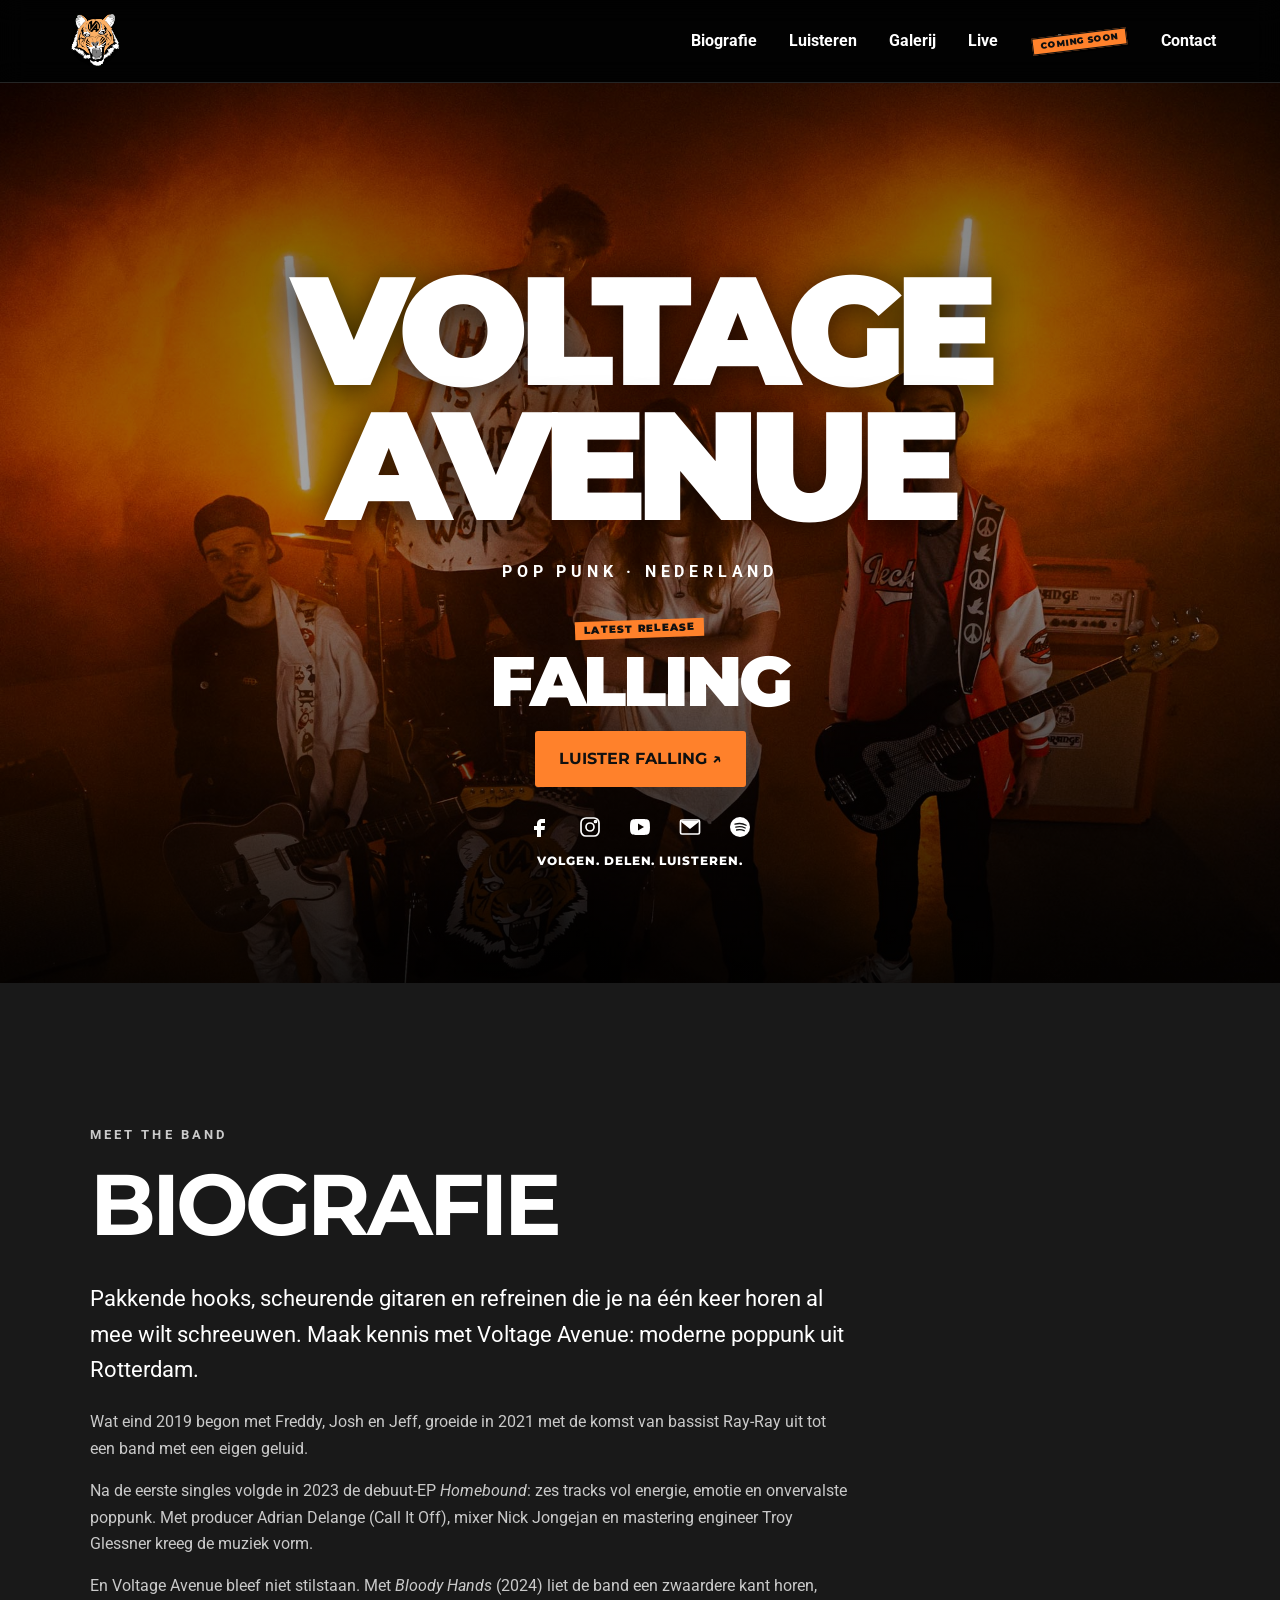
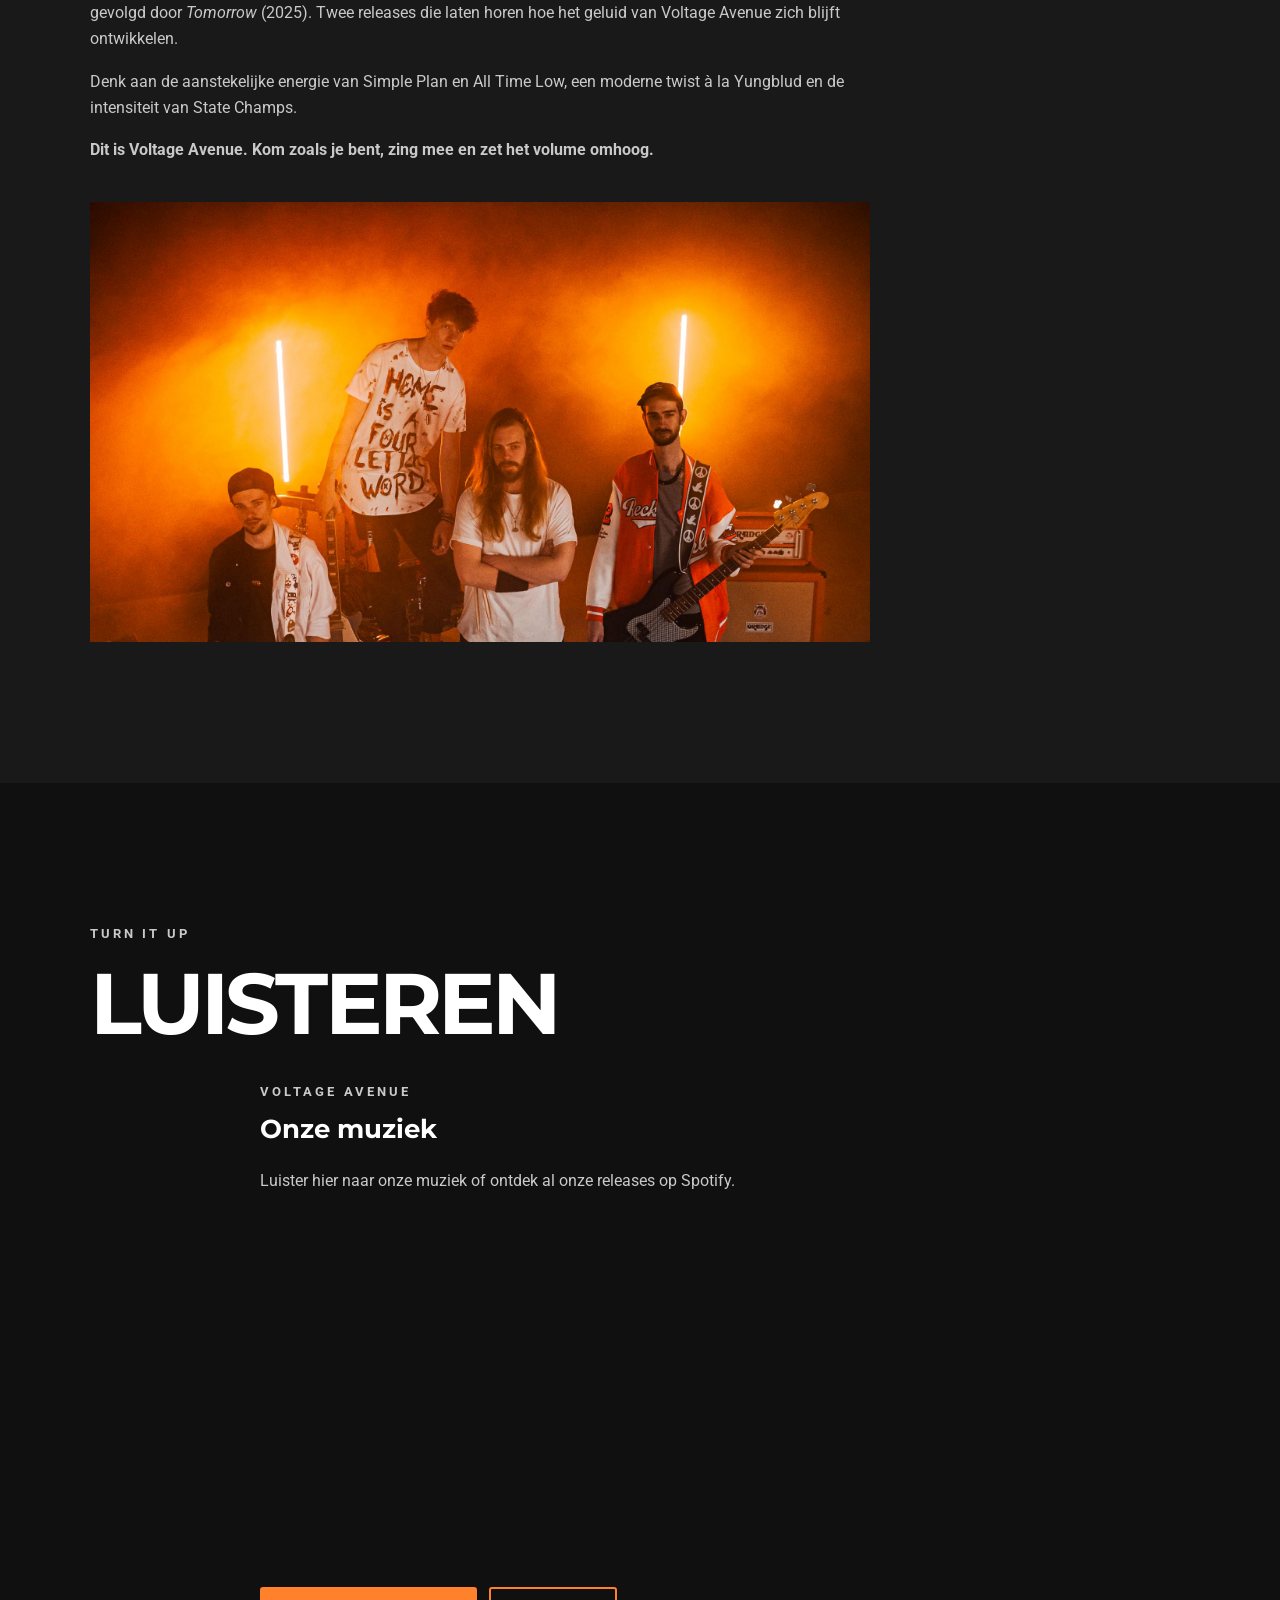
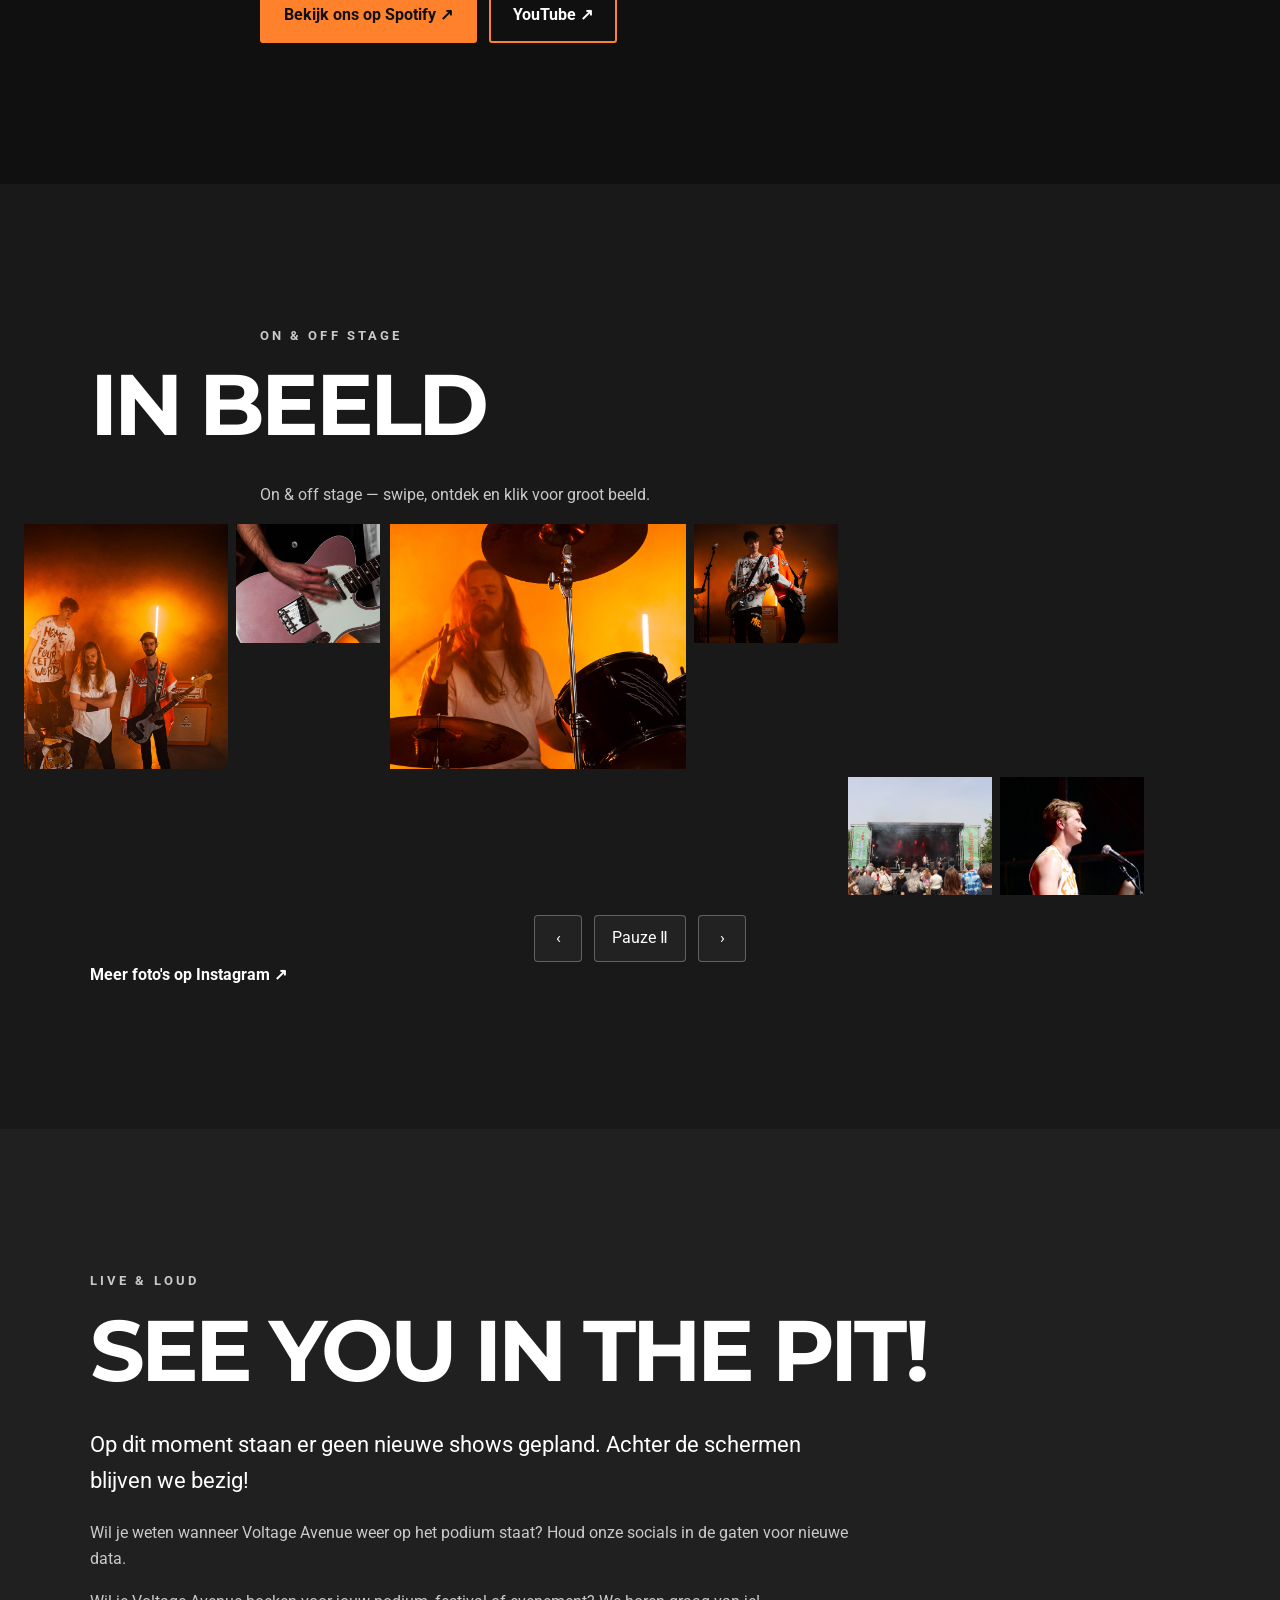
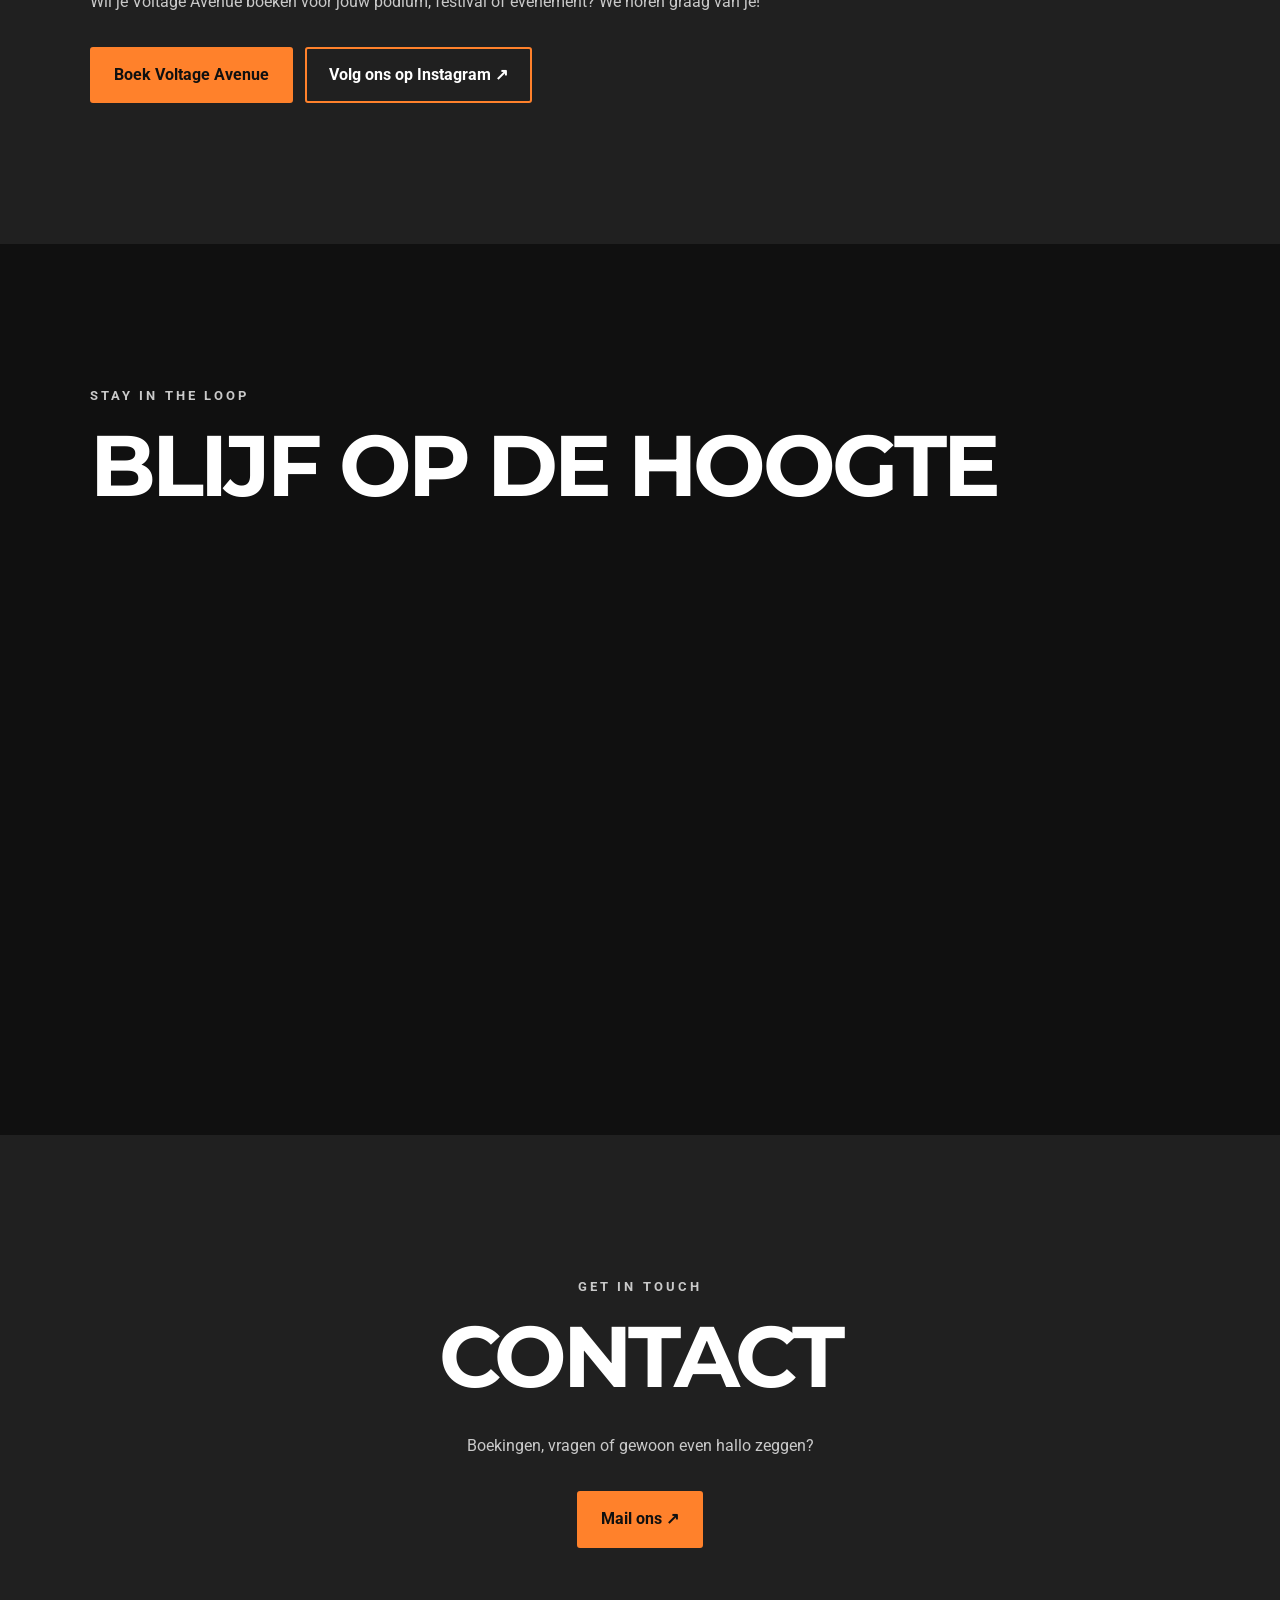
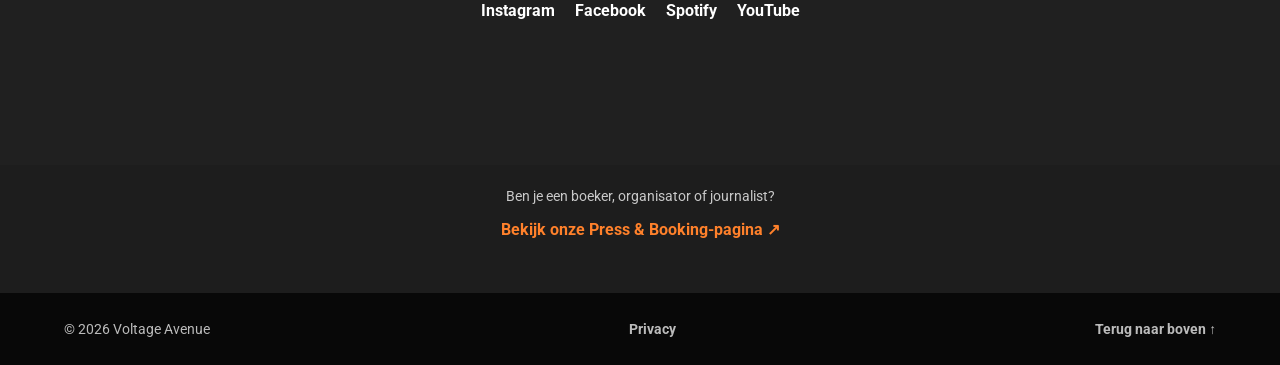
<file: index.html>
<!doctype html>
<html lang="nl">

<head>
    <meta charset="utf-8">
    <meta name="viewport" content="width=device-width, initial-scale=1">
    <meta name="description" content="Voltage Avenue — poppunk uit Nederland. Muziek, foto's, live en contact.">
    <title>Voltage Avenue | Pop Punk</title>
    <link rel="icon" type="" image/png" href="assets/images/va+tiger+logo+transparant.png">
    <link rel="stylesheet" href="style.css">
    <script src="script.js?v=20261018-reminder" defer></script>
    <link rel="stylesheet" href="va-gallery.css">
    <script src="va-gallery.js" defer></script>
<!-- Cloudflare Web Analytics -->
<script>
(function () {
    // Load analytics only on the production website, never on local or preview pages.
    if ((location.protocol !== "https:" && location.protocol !== "http:") ||
        (location.hostname !== "voltageavenue.online" && location.hostname !== "www.voltageavenue.online")) {
        return;
    }
    var beacon = document.createElement("script");
    beacon.defer = true;
    beacon.src = "https://static.cloudflareinsights.com/beacon.min.js";
    beacon.setAttribute("data-cf-beacon", '{"token":"316303818ef94f029bd0752fa2da763d"}');
    document.head.appendChild(beacon);
})();
</script>
<!-- End Cloudflare Web Analytics -->
</head>

<body>
    <header class="header" id="top">
        <a class="brand" href="#top" aria-label="Voltage Avenue — naar boven">
            <img src="assets/images/va+tiger+logo+transparant.png" alt="Voltage Avenue tijgerlogo"></a>
        <button class="menu-toggle" type="button" aria-expanded="false" aria-controls="navigation">☰
            <span class="sr-only">Menu</span>
        </button>
        <nav id="navigation" class="navigation" aria-label="Hoofdnavigatie">
            <a href="#bio">Biografie</a>
            <a href="#luisteren">Luisteren</a>
            <a href="#galerij">Galerij</a>
            <a href="#live">Live</a>
            <span class="navigation-coming-soon" aria-label="Merch — coming soon">
                <span class="navigation-coming-soon-label">Merch</span>
                <span class="navigation-coming-soon-sticker" aria-hidden="true">Coming soon</span>
            </span>
            <a href="#contact">Contact</a>
        </nav>
    </header>
    <main>
        <section class="hero" aria-labelledby="hero-title">
            <div class="hero-content">
                <h1 id="hero-title">VOLTAGE<br>AVENUE</h1>
                <p class="tagline">POP PUNK · NEDERLAND</p>
                <div class="release-campaign" id="falling-release" data-release-date="2026-11-20T00:00:00+01:00"
                    data-post-release-date="2026-12-04T00:00:00+01:00">

                    <!-- VOOR DE RELEASE -->
                    <div class="release-phase release-phase-presave">
                        <p class="release-kicker">NEW SINGLE</p>
                        <h2 class="release-title">FALLING</h2>
                        <p class="release-status">DROPS IN</p>

                        <div class="countdown-clock" aria-label="Countdown tot Falling">
                            <div class="countdown-part">
                                <strong data-countdown-days>00</strong>
                                <span>Days</span>
                            </div>

                            <div class="countdown-part">
                                <strong data-countdown-hours>00</strong>
                                <span>Hours</span>
                            </div>

                            <div class="countdown-part">
                                <strong data-countdown-minutes>00</strong>
                                <span>Min</span>
                            </div>

                            <div class="countdown-part">
                                <strong data-countdown-seconds>00</strong>
                                <span>Sec</span>
                            </div>
                        </div>

                        <a class="button release-button" data-reminder-link href="https://41eef1c3.sibforms.com/serve/[base64]%3D%3D" target="_blank"
                            rel="noopener noreferrer">
                            REMIND ME ↗
                        </a>
                    </div>

                    <!-- 20 NOVEMBER T/M 3 DECEMBER -->
                    <div class="release-phase release-phase-out-now" hidden>
                        <p class="release-kicker">NEW SINGLE</p>
                        <h2 class="release-title">FALLING</h2>
                        <p class="release-status">OUT NOW!</p>

                        <a class="button release-button" data-spotify-link href="#" target="_blank"
                            rel="noopener noreferrer">
                            LUISTER FALLING ↗
                        </a>
                    </div>

                    <!-- VANAF 4 DECEMBER -->
                    <div class="release-phase release-phase-latest" hidden>
                        <p class="release-kicker">LATEST RELEASE</p>
                        <h2 class="release-title">FALLING</h2>

                        <a class="button release-button" data-latest-link href="#" target="_blank"
                            rel="noopener noreferrer">
                            LUISTER FALLING ↗
                        </a>
                    </div>

                </div>

                <div class="hero-socials" aria-label="Volg en luister naar Voltage Avenue">
                    <a href="https://facebook.com/voltageAvenueBand" target="_blank" rel="noopener noreferrer"
                        aria-label="Voltage Avenue op Facebook">
                        <svg viewBox="0 0 24 24" aria-hidden="true">
                            <path d="M14 8h3V4h-3c-3 0-5 2-5 5v2H6v4h3v7h4v-7h3.5l.5-4h-4V9c0-.7.3-1 1-1Z" />
                        </svg>
                    </a>
                    <a href="https://www.instagram.com/voltageavenue/" target="_blank" rel="noopener noreferrer"
                        aria-label="Voltage Avenue op Instagram">
                        <svg viewBox="0 0 24 24" aria-hidden="true">
                            <rect x="3" y="3" width="18" height="18" rx="5" />
                            <circle cx="12" cy="12" r="4" />
                            <circle cx="17.5" cy="6.5" r="1" />
                        </svg>
                    </a>
                    <a href="https://www.youtube.com/channel/UC44RV1jbdH9jCILC4yBT9ZA" target="_blank"
                        rel="noopener noreferrer" aria-label="Voltage Avenue op YouTube">
                        <svg viewBox="0 0 24 24" aria-hidden="true">
                            <path
                                d="M21.4 6.4a2.7 2.7 0 0 0-1.9-1.9C17.8 4 12 4 12 4s-5.8 0-7.5.5a2.7 2.7 0 0 0-1.9 1.9C2 8.1 2 12 2 12s0 3.9.6 5.6a2.7 2.7 0 0 0 1.9 1.9C6.2 20 12 20 12 20s5.8 0 7.5-.5a2.7 2.7 0 0 0 1.9-1.9C22 15.9 22 12 22 12s0-3.9-.6-5.6ZM10 15.5v-7l6 3.5-6 3.5Z" />
                        </svg>
                    </a>
                    <a href="mailto:info@voltageavenue.nl" aria-label="Mail Voltage Avenue">
                        <svg viewBox="0 0 24 24" aria-hidden="true">
                            <rect x="2.5" y="5" width="19" height="14" rx="1.5" />
                            <path d="m3.5 6 8.5 7 8.5-7" />
                        </svg>
                    </a>
                    <a href="https://open.spotify.com/artist/5LbERo4SHiSSfuX3TbL9Qq" target="_blank"
                        rel="noopener noreferrer" aria-label="Voltage Avenue op Spotify">
                        <svg viewBox="0 0 24 24" aria-hidden="true">
                            <circle cx="12" cy="12" r="10" />
                            <path
                                d="M7 9.2c3.8-1.1 8-.7 11.1 1M7.8 12.2c3.1-.8 6.7-.5 9.4.8M8.6 15c2.5-.6 5.3-.4 7.6.7" />
                        </svg>
                    </a>
                </div>
                <p class="hero-socials-caption">Volgen. Delen. Luisteren.</p>
            </div>
        </section>


        <section class="section" id="bio">
            <div class="section-inner">
                <p class="eyebrow">Meet the band</p>
                <h2>Biografie</h2>

                <p class="intro">
                    Pakkende hooks, scheurende gitaren en refreinen die je na
                    één keer horen al mee wilt schreeuwen. Maak kennis met
                    Voltage Avenue: moderne poppunk uit Rotterdam.
                </p>

                <p>
                    Wat eind 2019 begon met Freddy, Josh en Jeff, groeide in
                    2021 met de komst van bassist Ray-Ray uit tot een band
                    met een eigen geluid.
                </p>

                <p>
                    Na de eerste singles volgde in 2023 de debuut-EP
                    <em>Homebound</em>: zes tracks vol energie, emotie en
                    onvervalste poppunk. Met producer Adrian Delange
                    (Call It Off), mixer Nick Jongejan en mastering engineer
                    Troy Glessner kreeg de muziek vorm.
                </p>

                <p>
                    En Voltage Avenue bleef niet stilstaan. Met
                    <em>Bloody Hands</em> (2024) liet de band een zwaardere
                    kant horen, gevolgd door <em>Tomorrow</em> (2025).
                    Twee releases die laten horen hoe het geluid van
                    Voltage Avenue zich blijft ontwikkelen.
                </p>

                <p>
                    Denk aan de aanstekelijke energie van Simple Plan en
                    All Time Low, een moderne twist à la Yungblud en de
                    intensiteit van State Champs.
                </p>

                <p>
                    <strong>
                        Dit is Voltage Avenue. Kom zoals je bent, zing mee
                        en zet het volume omhoog.
                    </strong>
                </p>
            </div>
        </section>


        <section class="section section-dark" id="luisteren">
            <div class="section-inner">
                <p class="eyebrow">Turn it up</p>
                <h2>Luisteren</h2>

                <div class="feature">

                    <div>
                        <p class="eyebrow">Voltage Avenue</p>
                        <h3>Onze muziek</h3>

                        <p>
                            Luister hier naar onze muziek of ontdek
                            al onze releases op Spotify.
                        </p>

                        <iframe class="spotify-embed" src="https://open.spotify.com/embed/album/6Caslhp1jcGqryavqM1dGZ"
                            title="Voltage Avenue op Spotify" width="100%" height="352" frameborder="0"
                            allow="autoplay; clipboard-write; encrypted-media; fullscreen; picture-in-picture"
                            loading="lazy">
                        </iframe>

                        <div class="actions">
                            <a class="button" href="https://open.spotify.com/artist/5LbERo4SHiSSfuX3TbL9Qq"
                                target="_blank" rel="noopener noreferrer">
                                Bekijk ons op Spotify ↗
                            </a>

                            <a class="button button-outline"
                                href="https://www.youtube.com/channel/UC44RV1jbdH9jCILC4yBT9ZA" target="_blank"
                                rel="noopener noreferrer">
                                YouTube ↗
                            </a>
                        </div>
                    </div>
                </div>
            </div>
        </section>

        <section class="section" id="galerij">
            <div class="section-inner">
                <p class="eyebrow">On & off stage</p>
                <h2>Galerij</h2>
                <p>Een kijkje behind & on stage</p>
                <div class="gallery">
                    <img src="assets/images/DSC06090-5799h.jpeg" alt="Voltage Avenue bandfoto" loading="lazy">
                    <img src="assets/images/Promo+foto+optie+2-1920w.png" alt="Voltage Avenue promotiefoto"
                        loading="lazy">
                </div>
                <a class="text-link" href="https://www.instagram.com/voltageavenue/" target="_blank"
                    rel="noopener noreferrer">Meer foto's op Instagram ↗</a>
            </div>
        </section>


        <section class="section" id="live">
            <div class="section-inner">
                <p class="eyebrow">Live & loud</p>
                <h2>SEE YOU IN THE PIT!</h2>

                <p class="intro">
                    Op dit moment staan er geen nieuwe shows gepland.
                    Achter de schermen blijven we bezig!
                </p>

                <p>
                    Wil je weten wanneer Voltage Avenue weer op het podium staat?
                    Houd onze socials in de gaten voor nieuwe data.
                </p>

                <p>
                    Wil je Voltage Avenue boeken voor jouw podium, festival
                    of evenement? We horen graag van je!
                </p>

                <div class="actions">
                    <a class="button" href="mailto:info@voltageavenue.nl">
                        Boek Voltage Avenue
                    </a>

                    <a class="button button-outline" href="https://www.instagram.com/voltageavenue/" target="_blank"
                        rel="noopener noreferrer">
                        Volg ons op Instagram ↗
                    </a>
                </div>
            </div>
        </section>


        <section class="section section-dark" id="nieuwsbrief">
            <div class="section-inner">
                <p class="eyebrow">Stay in the loop</p>
                <h2>Blijf op de hoogte</h2>

                <div class="newsletter">
                    <iframe title="Aanmelden voor de nieuwsbrief van Voltage Avenue" width="540" height="450"
                        src="https://41eef1c3.sibforms.com/v2/serve/[base64]"
                        frameborder="0" scrolling="auto" loading="lazy"
                        style="display: block; margin-left: auto; margin-right: auto; max-width: 100%;"></iframe>
                </div>
            </div>
        </section>
        <section class="section contact" id="contact">
            <div class="section-inner">
                <p class="eyebrow">Get in touch</p>
                <h2>Contact</h2>
                <p>Boekingen, vragen of gewoon even hallo zeggen?</p>
                <a class="button" href="mailto:info@voltageavenue.nl">Mail ons ↗</a>
                <div class="socials">
                    <a href="https://www.instagram.com/voltageavenue/" target="_blank"
                        rel="noopener noreferrer">Instagram</a>
                    <a href="https://facebook.com/voltageAvenueBand" target="_blank"
                        rel="noopener noreferrer">Facebook</a>
                    <a href="https://open.spotify.com/artist/5LbERo4SHiSSfuX3TbL9Qq" target="_blank"
                        rel="noopener noreferrer">Spotify</a>
                    <a href="https://www.youtube.com/channel/UC44RV1jbdH9jCILC4yBT9ZA" target="_blank"
                        rel="noopener noreferrer">YouTube</a>
                </div>

            </div>

        </section>

        <!-- PRESS & BOOKING -->

        <div class="press-link">
            <p>Ben je een boeker, organisator of journalist?</p>

            <a href="epk/">
                Bekijk onze Press & Booking-pagina ↗
            </a>
        </div>
    </main>
    <footer><span>©
            <span id="year">2026</span> Voltage Avenue</span>
        <a href="privacy/">Privacy</a>
        <a href="#top">Terug naar boven ↑</a>
    </footer>
</body>

</html>
</file>
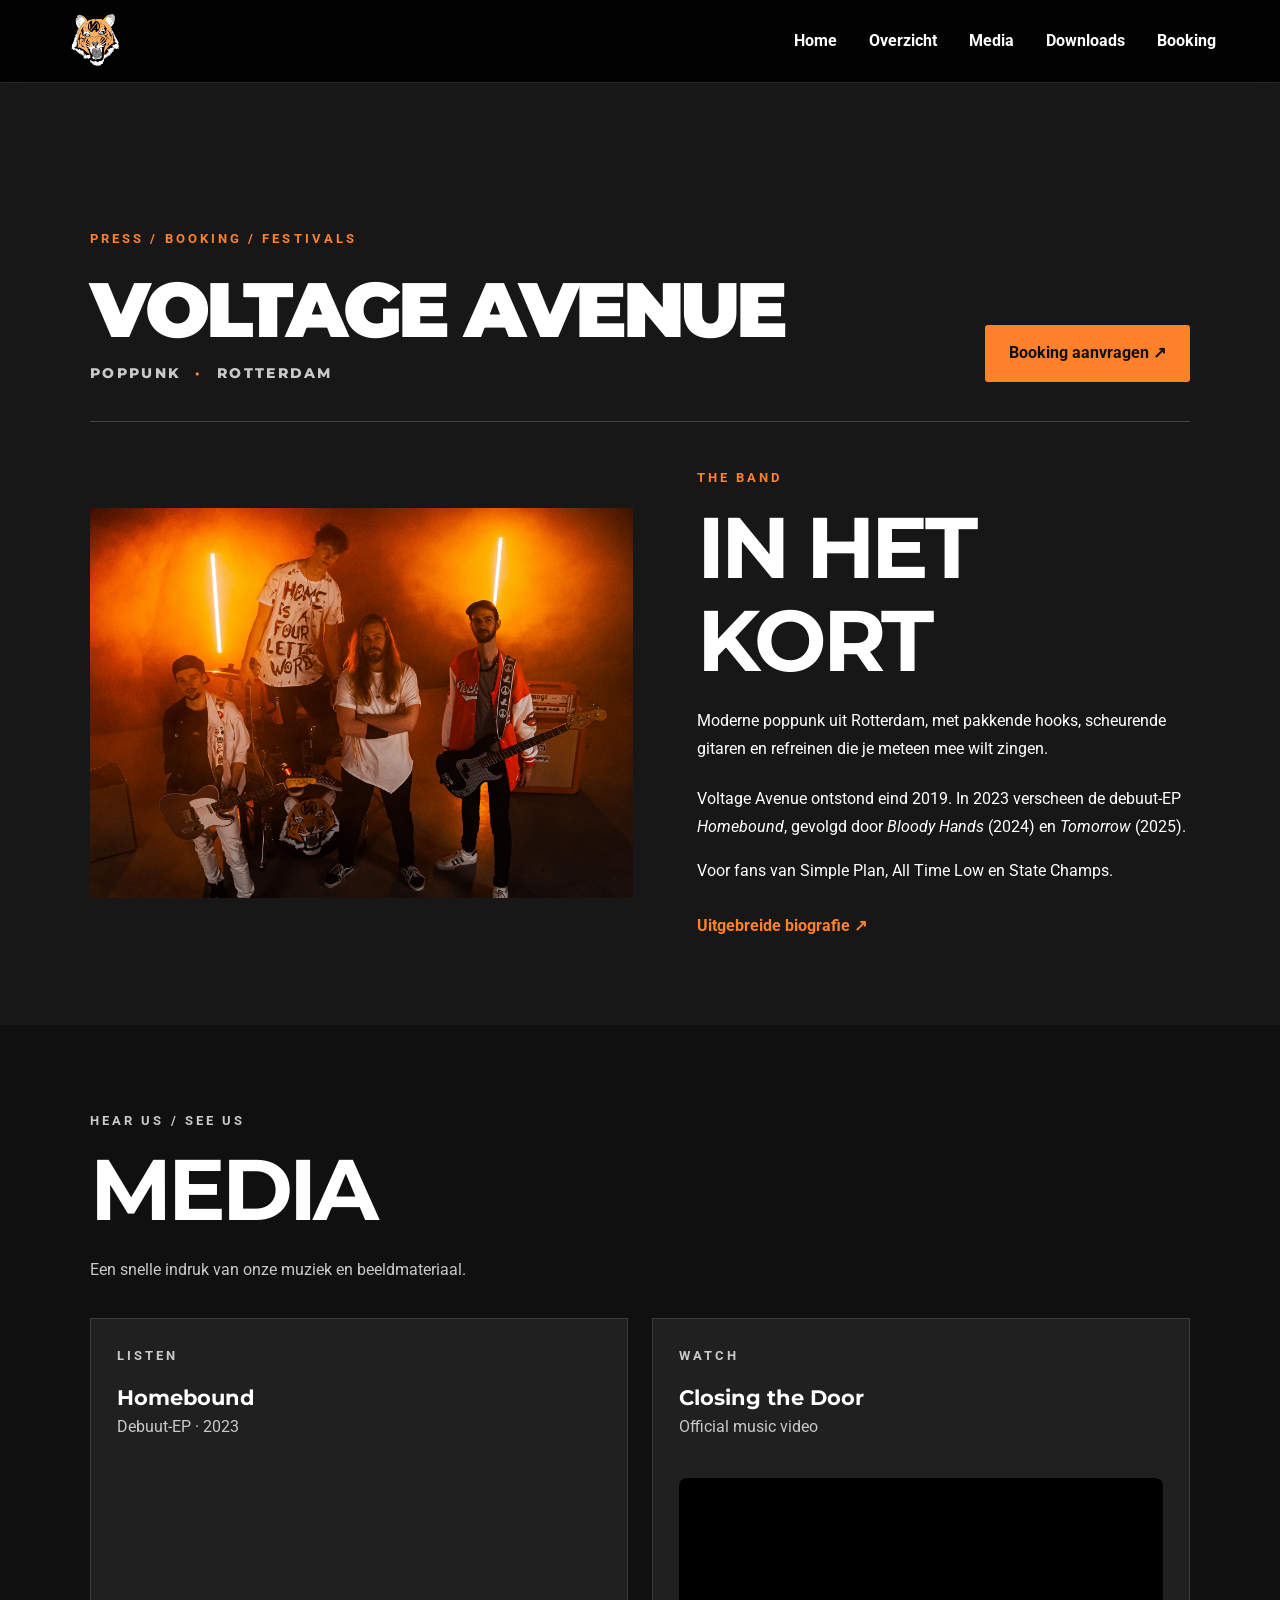
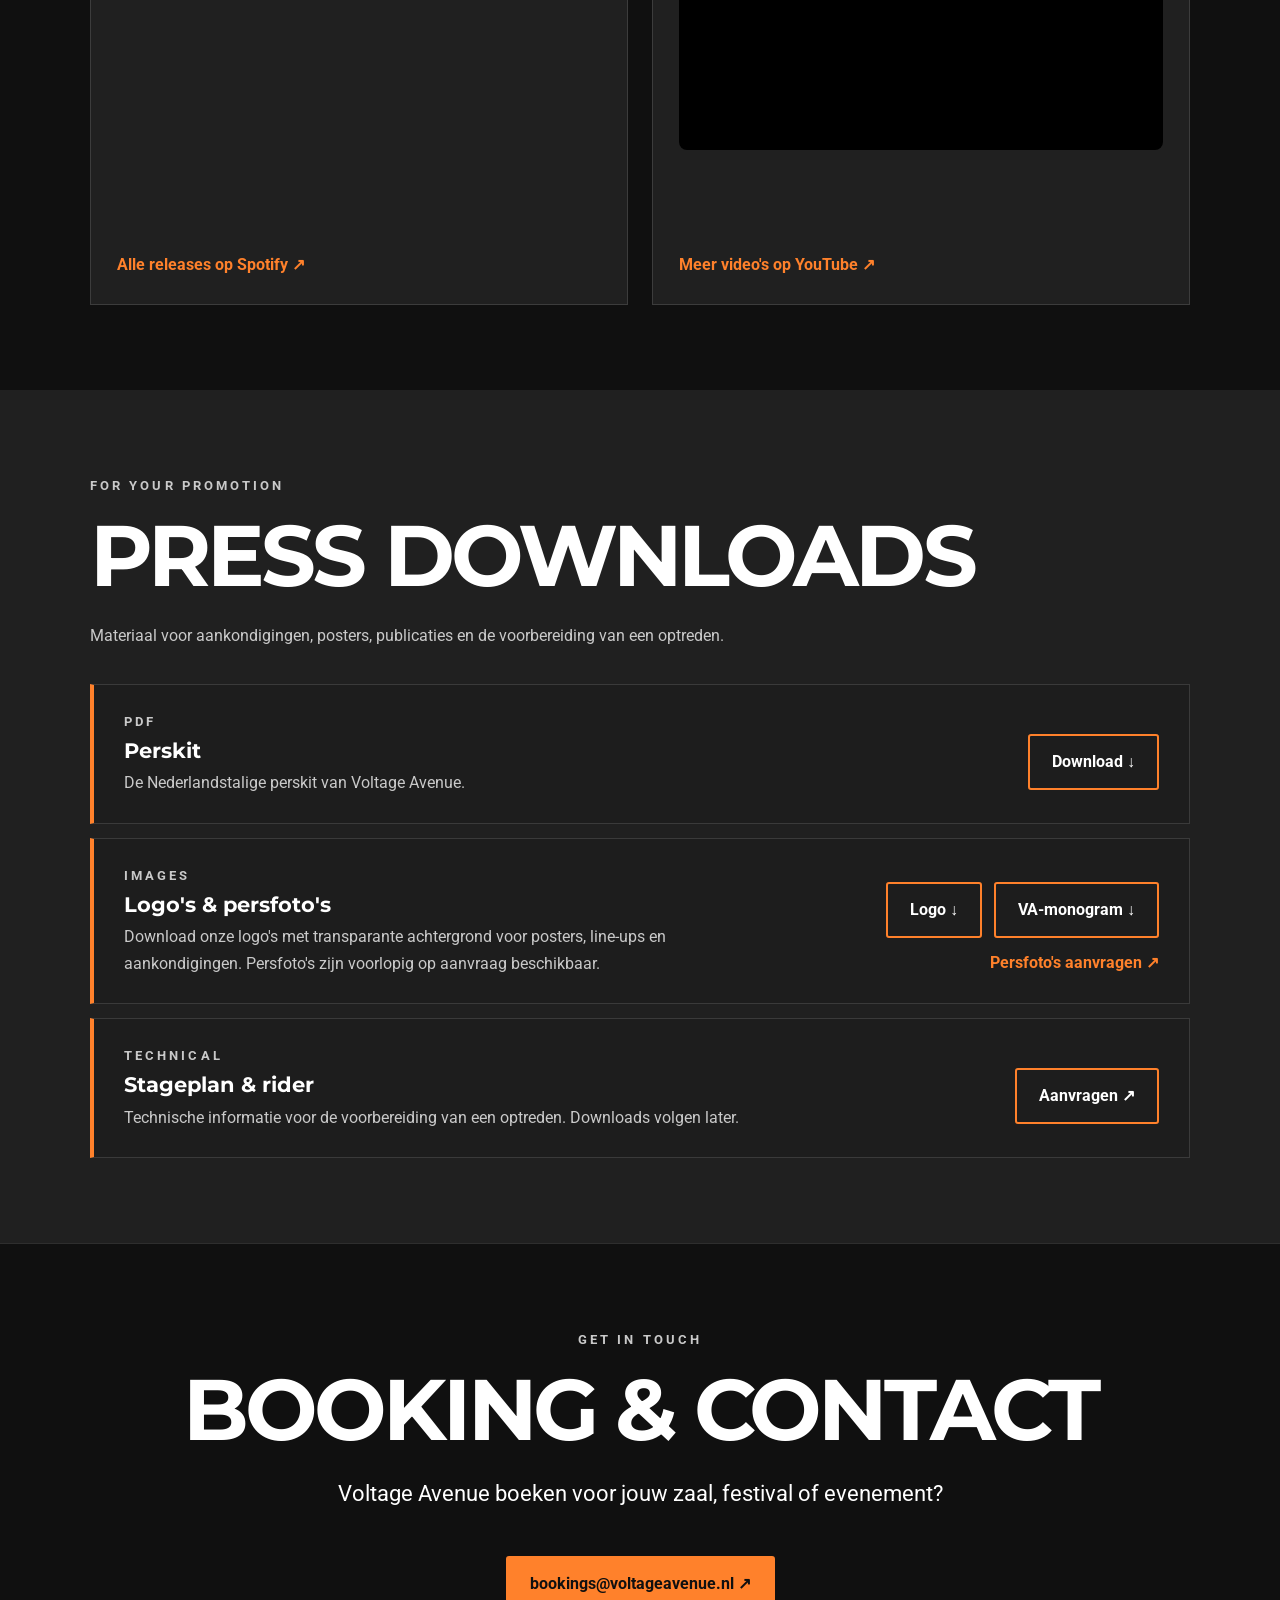
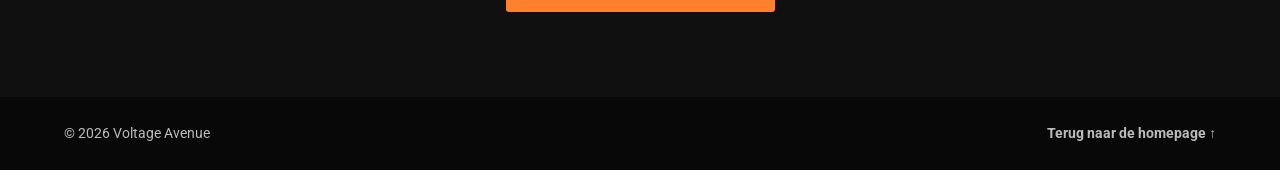
<file: epk/index.html>
<!doctype html>
<html lang="nl">

<head>
    <meta charset="utf-8">
    <meta name="viewport" content="width=device-width, initial-scale=1">

    <meta name="description"
        content="Voltage Avenue press & booking. Bandinformatie, muziek, video's, persmateriaal en contact voor zalen en festivals.">

    <title>Press & Booking | Voltage Avenue</title>

    <link rel="icon" type="image/png" href="../assets/images/va+tiger+logo+transparant.png">

    <link rel="stylesheet" href="../style.css">
    <script src="../script.js" defer></script>
</head>

<body>

    <header class="header" id="top">

        <a class="brand" href="../index.html" aria-label="Voltage Avenue — homepage">
            <img src="../assets/images/va+tiger+logo+transparant.png" alt="Voltage Avenue tijgerlogo">
        </a>

        <button class="menu-toggle" type="button" aria-expanded="false" aria-controls="navigation">
            ☰
            <span class="sr-only">Menu</span>
        </button>

        <nav id="navigation" class="navigation" aria-label="Hoofdnavigatie">
            <a href="../index.html">Home</a>
            <a href="#overzicht">Overzicht</a>
            <a href="#media">Media</a>
            <a href="#downloads">Downloads</a>
            <a href="#booking">Booking</a>
        </nav>

    </header>

    <main class="epk-page">

        <!-- COMPACTE INTRO -->

        <section class="epk-overview" id="overzicht">

            <div class="section-inner">

                <p class="eyebrow">Press / Booking / Festivals</p>

                <div class="epk-heading">

                    <div>
                        <h1>VOLTAGE AVENUE</h1>
                        <p class="epk-meta">
                            POPPUNK <span>·</span> ROTTERDAM
                        </p>
                    </div>

                    <a class="button" href="mailto:bookings@voltageavenue.nl?subject=Booking%20Voltage%20Avenue">
                        Booking aanvragen ↗
                    </a>

                </div>

                <div class="epk-summary">

                    <div class="epk-summary-photo">
                        <img src="../assets/images/Promo+foto+optie+2-1920w.png" alt="Promotiefoto van Voltage Avenue">
                    </div>

                    <div class="epk-summary-content">

                        <p class="eyebrow">The band</p>

                        <h2>In het kort</h2>

                        <p class="intro">
                            Moderne poppunk uit Rotterdam, met pakkende
                            hooks, scheurende gitaren en refreinen
                            die je meteen mee wilt zingen.
                        </p>

                        <p>
                            Voltage Avenue ontstond eind 2019.
                            In 2023 verscheen de debuut-EP
                            <em>Homebound</em>, gevolgd door
                            <em>Bloody Hands</em> (2024) en
                            <em>Tomorrow</em> (2025).
                        </p>

                        <p>
                            Voor fans van Simple Plan, All Time Low
                            en State Champs.
                        </p>

                        <a class="text-link" href="../index.html#bio">
                            Uitgebreide biografie ↗
                        </a>

                    </div>

                </div>

            </div>

        </section>


        <!-- MEDIA -->

        <section class="section section-dark" id="media">

            <div class="section-inner">

                <p class="eyebrow">Hear us / See us</p>

                <h2>Media</h2>

                <p>
                    Een snelle indruk van onze muziek en beeldmateriaal.
                </p>

                <div class="epk-media-grid">

                    <article class="epk-panel">

                        <p class="eyebrow">Listen</p>
                        <h3>Homebound</h3>
                        <p>Debuut-EP · 2023</p>

                        <iframe class="epk-spotify" src="https://open.spotify.com/embed/album/6Caslhp1jcGqryavqM1dGZ"
                            title="Voltage Avenue — Homebound" width="100%" height="352" frameborder="0"
                            allow="autoplay; clipboard-write; encrypted-media; fullscreen; picture-in-picture"
                            loading="lazy">
                        </iframe>

                        <a class="text-link" href="https://open.spotify.com/artist/5LbERo4SHiSSfuX3TbL9Qq"
                            target="_blank" rel="noopener noreferrer">
                            Alle releases op Spotify ↗
                        </a>

                    </article>

                    <article class="epk-panel">

                        <p class="eyebrow">Watch</p>
                        <h3>Closing the Door</h3>
                        <p>Official music video</p>

                        <div class="epk-video">
                            <iframe src="https://www.youtube-nocookie.com/embed/iz3MVIdDIXk"
                                title="Voltage Avenue — Closing the Door"
                                allow="accelerometer; autoplay; clipboard-write; encrypted-media; gyroscope; picture-in-picture; web-share"
                                referrerpolicy="strict-origin-when-cross-origin" allowfullscreen loading="lazy">
                            </iframe>
                        </div>

                        <a class="text-link" href="https://www.youtube-nocookie.com/channel/UC44RV1jbdH9jCILC4yBT9ZA"
                            target="_blank" rel="noopener noreferrer">
                            Meer video's op YouTube ↗
                        </a>

                    </article>

                </div>

            </div>

        </section>


        <!-- DOWNLOADS -->

        <section class="section" id="downloads">

            <div class="section-inner">

                <p class="eyebrow">For your promotion</p>
                <h2>Press Downloads</h2>

                <p>
                    Materiaal voor aankondigingen, posters,
                    publicaties en de voorbereiding van een optreden.
                </p>

                <div class="epk-resources">


                    <article class="epk-resource">

                        <div>
                            <p class="eyebrow">PDF</p>
                            <h3>Perskit</h3>
                            <p>
                                De Nederlandstalige perskit van Voltage Avenue.
                            </p>
                        </div>

                        <a class="button button-outline" href="../assets/downloads/Perskit-VA-NL.pdf" download>
                            Download ↓
                        </a>

                    </article>

                    <article class="epk-resource">

                        <div>
                            <p class="eyebrow">Images</p>

                            <h3>Logo's & persfoto's</h3>

                            <p>
                                Download onze logo's met transparante achtergrond
                                voor posters, line-ups en aankondigingen.
                                Persfoto's zijn voorlopig op aanvraag beschikbaar.
                            </p>
                        </div>

                        <div class="epk-resource-actions">

                            <a class="button button-outline" href="../assets/downloads/logos/voltage-avenue-logo.png"
                                download="Voltage-Avenue-Logo.png">
                                Logo ↓
                            </a>

                            <a class="button button-outline"
                                href="../assets/downloads/logos/voltage-avenue-monogram.png"
                                download="Voltage-Avenue-Monogram.png">
                                VA-monogram ↓
                            </a>

                            <a class="text-link"
                                href="mailto:bookings@voltageavenue.nl?subject=Aanvraag%20persfoto%27s&amp;body=Hoi%20Voltage%20Avenue%2C%0D%0A%0D%0AIk%20zou%20graag%20jullie%20persfoto%27s%20ontvangen%20voor%20een%20aankondiging%20of%20publicatie.%0D%0A%0D%0AMet%20vriendelijke%20groet%2C%0D%0A">
                                Persfoto's aanvragen ↗
                            </a>

                        </div>

                    </article>


                    <article class="epk-resource">

                        <div>
                            <p class="eyebrow">Technical</p>
                            <h3>Stageplan & rider</h3>
                            <p>
                                Technische informatie voor de voorbereiding
                                van een optreden. Downloads volgen later.
                            </p>
                        </div>


                        <a class="button button-outline"
                            href="mailto:bookings@voltageavenue.nl?subject=Aanvraag%20rider%20en%20stageplan&amp;body=Hoi%20Voltage%20Avenue%2C%0D%0A%0D%0AIk%20zou%20graag%20jullie%20rider%20en%20stageplan%20ontvangen!%0D%0A%0D%0AMet%20vriendelijke%20groet%2C%0D%0A">
                            Aanvragen ↗
                        </a>

                    </article>

                </div>

            </div>

        </section>


        <!-- BOOKING -->

        <section class="section section-dark epk-contact" id="booking">

            <div class="section-inner">

                <p class="eyebrow">Get in touch</p>

                <h2>Booking & Contact</h2>

                <p class="intro">
                    Voltage Avenue boeken voor jouw zaal,
                    festival of evenement?
                </p>

                <a class="button" href="mailto:bookings@voltageavenue.nl?subject=Booking%20Voltage%20Avenue">
                    bookings@voltageavenue.nl ↗
                </a>

            </div>

        </section>

    </main>

    <footer>
        <span>© <span id="year">2026</span> Voltage Avenue</span>
        <a href="../index.html">Terug naar de homepage ↑</a>
    </footer>

</body>

</html>
</file>
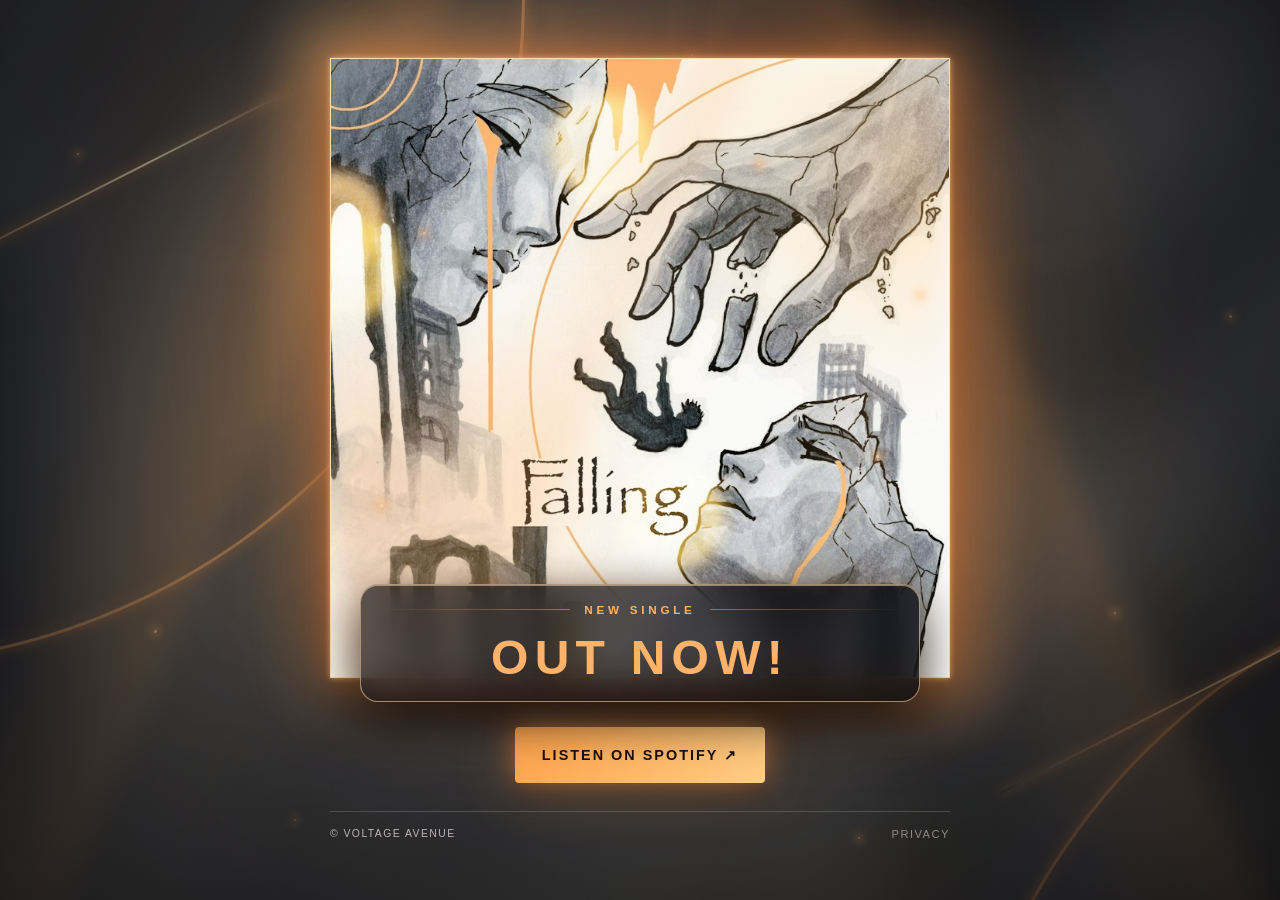
<file: falling-countdown/index.html>
<!doctype html>
<html lang="en">
<head>
<meta charset="utf-8">
<meta name="viewport" content="width=device-width,initial-scale=1">
<meta name="theme-color" content="#0b0b10">
<meta name="description" content="FALLING by Voltage Avenue. November 20, 2026. Watch the live countdown and get a release reminder.">
<meta property="og:type" content="website">
<meta property="og:title" content="FALLING — Voltage Avenue">
<meta property="og:description" content="The countdown is on. November 20, 2026.">
<meta property="og:image" content="https://voltageavenue.online/assets/images/falling-artwork.jpeg">
<meta property="og:image:alt" content="Original Falling single artwork by Voltage Avenue">
<title>FALLING — Voltage Avenue | Live Countdown</title>
<style>
:root{color-scheme:dark;--gold:#ffb36a;--paper:#f6f4ef;--black:#0b0b10;font-family:Arial,Helvetica,sans-serif}
*{box-sizing:border-box}
html{background:var(--black)}
body{margin:0;min-height:100svh;color:var(--paper);overflow-x:hidden;background:radial-gradient(ellipse at 50% 34%,#4a2925 0%,#1c171b 34%,#0b0b10 78%)}
a:focus-visible{outline:3px solid #ffd5a4;outline-offset:5px}
.scene{position:fixed;inset:0;z-index:0;overflow:hidden;pointer-events:none;isolation:isolate}
.scene::before{content:"";position:absolute;inset:-22%;background:url("../assets/images/falling-artwork.jpeg") center/cover no-repeat;filter:blur(75px) brightness(.20) saturate(.9);opacity:.65;transform:scale(1.13)}
.scene::after{content:"";position:absolute;inset:0;background:linear-gradient(180deg,#0b0b1060,transparent 25%,#0b0b1045 65%,#0b0b10d9)}
.aura{position:absolute;left:50%;top:39%;width:min(110vw,1050px);height:min(100vw,940px);transform:translate(-50%,-50%);border-radius:50%;background:radial-gradient(ellipse,#ffad4f30 0%,#e06d3021 29%,transparent 65%);filter:blur(28px);animation:auraPulse 11s ease-in-out infinite alternate}
.arc{position:absolute;width:105vw;height:105vw;max-width:1450px;max-height:1450px;border:2px solid #ffa65b32;border-radius:50%;transform:rotate(-25deg);box-shadow:0 0 22px #f2a25a18}
.arc-one{left:-64vw;top:-53vw}
.arc-two{right:-79vw;bottom:-78vw;border-color:#e992452c}
.beam{position:absolute;width:45vw;height:130vh;top:-15vh;opacity:.26;filter:blur(26px);background:linear-gradient(90deg,transparent 25%,#ffb96a18 48%,transparent 70%);transform:rotate(23deg);animation:beamDrift 18s ease-in-out infinite alternate}
.beam-left{left:-17vw}.beam-right{right:-22vw;transform:rotate(-24deg);animation-delay:-9s}
.specks{position:absolute;inset:0}
.speck{position:absolute;left:var(--x);top:var(--y);width:var(--s);height:var(--s);border-radius:50%;background:#ffc185;box-shadow:0 0 8px 2px #ffa4537d;opacity:var(--o);animation:floatUp var(--t) ease-in-out infinite alternate;animation-delay:var(--d)}
@keyframes floatUp{from{transform:translate3d(0,9px,0);opacity:.12}to{transform:translate3d(10px,-21px,0);opacity:var(--o)}}
@keyframes auraPulse{from{opacity:.65;transform:translate(-50%,-50%) scale(.94)}to{opacity:1;transform:translate(-50%,-50%) scale(1.1)}}
@keyframes beamDrift{from{translate:-4% 0;opacity:.14}to{translate:6% 0;opacity:.35}}
.page{position:relative;z-index:1;min-height:100svh;width:min(100%,1100px);margin:auto;padding:20px 22px 22px;display:flex;flex-direction:column;align-items:center;justify-content:center}
.stage{width:100%;display:flex;flex-direction:column;align-items:center}
.art-shell{position:relative;width:min(100%,620px,calc(100svh - 275px));aspect-ratio:1;flex:none;isolation:isolate}
.art-shell::before{content:"";position:absolute;inset:-14px;z-index:-1;background:conic-gradient(from 25deg,#ffb56a00,#ffa84f65,#ffb56a00,#ffb56a65,#ffb56a00);filter:blur(20px);opacity:.7;animation:haloTurn 24s linear infinite}
.art-shell::after{content:"";position:absolute;inset:0;z-index:4;pointer-events:none;box-shadow:inset 0 0 0 1px #fff8,inset 0 0 24px #fcb56a18,0 0 1px 1px #f7a65560}
.art-mask{position:absolute;inset:0;overflow:hidden;background:#ddd;box-shadow:0 20px 65px #000c}
.artwork{display:block;width:100%;height:100%;object-fit:cover;animation:artFloat 21s ease-in-out infinite alternate;will-change:transform}
.art-shine{position:absolute;inset:0;z-index:2;pointer-events:none;background:linear-gradient(112deg,transparent 17%,#ffbd7223 29%,transparent 41%,transparent 70%,#ffcb861c 86%,transparent);mix-blend-mode:screen;animation:shine 15s ease-in-out infinite alternate}
@keyframes artFloat{0%{transform:scale(1.015) translate(-.3%,.2%)}50%{transform:scale(1.055) translate(1%,-.4%)}100%{transform:scale(1.095) translate(-.8%,.7%)}}
@keyframes shine{from{opacity:.3;transform:translateX(-9%)}to{opacity:.8;transform:translateX(9%)}}
@keyframes haloTurn{to{transform:rotate(360deg)}}
.release{position:relative;z-index:5;width:min(94%,560px);margin-top:-94px;text-align:center}
.count-panel{border:1px solid #fff7;border-radius:18px;padding:18px 18px 16px;background:linear-gradient(125deg,#19171a9c,#09090dc2);-webkit-backdrop-filter:blur(17px) saturate(1.15);backdrop-filter:blur(17px) saturate(1.15);box-shadow:0 18px 48px #0009,inset 0 1px #ffffff54}
.count-kicker{display:flex;align-items:center;gap:14px;justify-content:center;margin:0 0 14px;color:var(--gold);font-weight:900;font-size:.73rem;letter-spacing:.32em;white-space:nowrap}
.count-kicker::before,.count-kicker::after{content:"";height:1px;flex:1;background:linear-gradient(90deg,transparent,#ffbb8075)}
.count-kicker::after{transform:rotate(180deg)}
.timer{display:grid;grid-template-columns:repeat(4,minmax(0,1fr));gap:0}
.unit{position:relative;padding:0 5px;text-align:center}
.unit:not(:last-child)::after{content:"";position:absolute;right:0;top:14%;height:69%;width:1px;background:#ffffff36}
.num{font-weight:900;font-size:clamp(1.9rem,4vw,3.1rem);line-height:1.15;font-variant-numeric:tabular-nums;text-shadow:0 2px 14px #000a}
.label{font-size:.65rem;font-weight:800;letter-spacing:.19em;color:#e5dddb;margin-top:7px}
.actions{margin-top:25px}
.button{display:inline-flex;align-items:center;justify-content:center;min-height:56px;min-width:250px;padding:16px 26px;background:linear-gradient(110deg,#ffac60,#ffbd79);color:#1a1110;font-size:.9rem;letter-spacing:.14em;font-weight:900;text-decoration:none;border-radius:4px;box-shadow:0 0 30px #ffae644d,0 8px 25px #0006;transition:transform .2s,box-shadow .2s}
.button:hover{transform:translateY(-3px);box-shadow:0 0 45px #ffae6480,0 10px 25px #0007}
.small{font-size:.78rem;line-height:1.6;letter-spacing:.045em;color:#e3d6d1;margin:18px auto 0;max-width:390px}
.out{display:none}
.released .before{display:none}
.released .out{display:block}
.out-title{font-size:clamp(1.8rem,4vw,3rem);font-weight:900;letter-spacing:.13em;color:var(--gold)}
.footer{width:min(100%,620px);display:flex;justify-content:space-between;gap:18px;flex-wrap:wrap;border-top:1px solid #ffffff2b;margin-top:28px;padding-top:16px;font-size:.65rem;letter-spacing:.14em;color:#bcb5b5}
.footer a{color:#eae4e0;text-decoration:none}
@media(max-width:750px){
.page{justify-content:flex-start;padding:12px 14px 26px}
.art-shell{width:min(100%,470px);margin:0 auto}
.release{width:min(100%,470px);margin-top:-70px}
.count-panel{padding:14px 10px 13px;border-radius:15px}
.count-kicker{font-size:.61rem;letter-spacing:.23em;gap:9px;margin-bottom:10px}
.num{font-size:clamp(1.6rem,7.2vw,2.55rem)}
.label{font-size:.55rem;letter-spacing:.12em;margin-top:5px}
.actions{margin-top:22px}
.button{min-height:52px;min-width:min(72%,260px);font-size:.8rem}
.small{font-size:.73rem;margin-top:13px}
.footer{width:min(100%,470px);margin-top:25px}
.arc-one{left:-85vw;top:-60vw}
.arc-two{right:-105vw;bottom:-65vw}
}
@media(max-width:380px){
.page{padding-inline:10px}
.release{margin-top:-59px}
.count-panel{padding:11px 7px}
.num{font-size:1.55rem}
.footer{font-size:.55rem}
}
@media(max-height:740px) and (min-width:751px){
.art-shell{width:min(100%,calc(100svh - 235px),530px)}
.release{margin-top:-82px}
.count-panel{padding:12px 16px}
.actions{margin-top:16px}
.small{margin-top:10px}
.footer{margin-top:16px}
}
@media(prefers-reduced-motion:reduce){
.artwork,.art-shine,.art-shell::before,.aura,.beam,.speck{animation:none!important}
.button{transition:none}
}

/* FALLING — THE RELEASE EVENT */
body{background:radial-gradient(ellipse at 50% 30%,#693c2a 0%,#30201e 28%,#110f15 65%,#07070b 100%)}
.scene::before{filter:blur(52px) brightness(.34) saturate(1.35);opacity:.85;animation:backdropBreath 14s ease-in-out infinite alternate}
.scene::after{background:radial-gradient(ellipse at 50% 38%,transparent 13%,#0b0b1040 57%,#08080bb8 100%)}
.aura{background:radial-gradient(ellipse,#ffb15a70 0%,#e86d3c44 26%,#f9a15319 48%,transparent 70%);filter:blur(40px);animation:auraPulse 7s ease-in-out infinite alternate}
.arc{border-width:3px;border-color:#ffad6580;box-shadow:0 0 15px #ff99485a,inset 0 0 22px #ff994827;animation:orbitGlow 15s ease-in-out infinite alternate}
.arc-two{border-color:#ff994f66;animation-delay:-8s}
.beam{width:55vw;opacity:.6;filter:blur(14px);background:linear-gradient(90deg,transparent 0%,#ffb45c05 27%,#ffad5c58 49%,#ffc87815 52%,transparent 80%);animation:beamDrift 10s ease-in-out infinite alternate}
.beam-left{left:-8vw}.beam-right{right:-10vw}
.art-shell::before{inset:-32px;background:conic-gradient(from 20deg,#ffae6200,#ffae628c,#ffae6200,#ffca7e88,#ffae6200);filter:blur(30px);opacity:1;animation:haloTurn 19s linear infinite}
.art-shell::after{box-shadow:inset 0 0 0 1px #ffe0aa,0 0 6px #ffc075c7,0 0 35px #ff964d99,0 0 90px #f67b4266}
.art-shine{background:linear-gradient(105deg,transparent 20%,#fff1c514 28%,transparent 35%,transparent 65%,#ffbb692c 81%,transparent 92%);animation:shine 9s ease-in-out infinite alternate}
.count-panel{border:1px solid #ffd8ac91;background:linear-gradient(125deg,#1b1517b3,#08080dc9);box-shadow:0 16px 50px #000c,0 0 30px #f9a65b48,inset 0 1px #ffe5c17d}
.button{background:linear-gradient(115deg,#ffa44c,#ffcf86,#ffab58);background-size:220% 100%;animation:buttonGlow 4s ease-in-out infinite alternate;box-shadow:0 0 28px #ffa45d99,0 0 65px #ff924345,0 10px 25px #0009}
.speck{box-shadow:0 0 10px 3px #ffb466bd;animation:floatUp var(--t) ease-in-out infinite alternate,emberBlink 3.5s ease-in-out infinite alternate}
@keyframes backdropBreath{from{transform:scale(1.13) rotate(-2deg);opacity:.62}to{transform:scale(1.24) rotate(2deg);opacity:.92}}
@keyframes orbitGlow{from{opacity:.32;filter:blur(1px)}to{opacity:.95;filter:blur(0)}}
@keyframes buttonGlow{from{background-position:0% 50%;box-shadow:0 0 20px #ffa45d80,0 0 42px #ff92432e}to{background-position:100% 50%;box-shadow:0 0 40px #ffa45dca,0 0 85px #ff92436e}}
@keyframes emberBlink{0%,100%{filter:brightness(.6)}50%{filter:brightness(2.2)}}
.light-burst{position:absolute;z-index:0;left:50%;top:36%;width:min(110vw,1100px);height:min(110vw,1100px);transform:translate(-50%,-50%);background:repeating-conic-gradient(from 12deg,#ffb15c00 0deg,#ffb15c0a 2deg,#ffb15c00 7deg,#ffb15c00 22deg);mask-image:radial-gradient(circle,transparent 16%,black 38%,transparent 69%);opacity:.9;animation:burstTurn 65s linear infinite}
@keyframes burstTurn{to{transform:translate(-50%,-50%) rotate(360deg)}}
.light-streak{position:absolute;height:2px;width:38vw;max-width:500px;background:linear-gradient(90deg,transparent,#ffba72a6,#fff1c5,transparent);box-shadow:0 0 12px #ff9e52,0 0 26px #ff9e5266;opacity:.65;transform:rotate(-27deg);animation:streakFloat 9s ease-in-out infinite alternate}
.streak-one{top:22%;left:-13%}.streak-two{bottom:24%;right:-14%;transform:rotate(-27deg);animation-delay:-5s}
@keyframes streakFloat{from{opacity:.2;translate:-30px 25px}to{opacity:.85;translate:35px -25px}}
@media(max-width:750px){
.aura{top:30%;width:140vw;height:140vw}
.light-burst{top:25%;width:170vw;height:170vw}
.arc-one{left:-92vw;top:-70vw}.arc-two{right:-125vw;bottom:-80vw}
.light-streak{width:50vw}
.art-shell::before{inset:-19px;filter:blur(22px)}
}
@media(prefers-reduced-motion:reduce){
.scene::before,.arc,.light-burst,.light-streak,.button,.speck{animation:none!important}
}

/* FOREGROUND ATMOSPHERE — LIGHT AND EMBERS IN FRONT OF THE ART */
.art-atmosphere{position:absolute;inset:0;z-index:3;pointer-events:none;overflow:hidden;isolation:isolate}
.art-atmosphere::before{content:"";position:absolute;inset:-30%;background:linear-gradient(115deg,transparent 27%,#ffd59a00 37%,#ffbb7340 47%,#fff0ce23 49%,#ffb86c00 58%,transparent 70%);mix-blend-mode:screen;filter:blur(14px);animation:foregroundSweep 11s ease-in-out infinite alternate}
.art-atmosphere::after{content:"";position:absolute;inset:0;background:radial-gradient(ellipse at 3% 72%,#ff9e465c,transparent 37%),radial-gradient(ellipse at 97% 19%,#ffbc6454,transparent 34%);mix-blend-mode:screen;filter:blur(18px);animation:foregroundGlow 7s ease-in-out infinite alternate}
.art-ember{position:absolute;z-index:2;left:var(--x);top:var(--y);width:var(--size);height:var(--size);border-radius:50%;background:#ffdfab;box-shadow:0 0 8px 3px #ffa85d,0 0 20px #ff9b49;opacity:.7;animation:emberAcross var(--duration) ease-in-out infinite alternate;animation-delay:var(--delay)}
@keyframes foregroundSweep{from{transform:translateX(-33%) rotate(-5deg);opacity:.24}to{transform:translateX(30%) rotate(4deg);opacity:.85}}
@keyframes foregroundGlow{from{opacity:.3}to{opacity:.95}}
@keyframes emberAcross{from{transform:translate(-9px,15px) scale(.65);opacity:.12}to{transform:translate(13px,-22px) scale(1.2);opacity:.85}}
@media(max-width:750px){.art-atmosphere::before{filter:blur(10px)}.art-atmosphere::after{filter:blur(13px)}}
@media(prefers-reduced-motion:reduce){.art-atmosphere::before,.art-atmosphere::after,.art-ember{animation:none!important}}

/* MOBILE GPU PERFORMANCE: static atmosphere, animated composited foreground */
@media(max-width:750px){
.scene::before{animation:none;filter:blur(34px) brightness(.32);transform:scale(1.13)}
.aura{animation:none;filter:blur(26px);opacity:.9}
.arc,.beam,.light-burst,.light-streak{animation:none}
.beam{filter:blur(9px);opacity:.28}
.art-shell::before{animation:none;filter:blur(17px);opacity:.95}
.artwork{animation:mobileArt 22s ease-in-out infinite alternate;will-change:transform}
.art-shine{animation:none;opacity:.5}
.art-atmosphere{z-index:3;overflow:hidden}
.art-atmosphere::before{
inset:-12%;filter:none;mix-blend-mode:screen;
background:linear-gradient(115deg,transparent 32%,#ffbd7800 39%,#ffe4af6b 49%,#ffb56524 53%,transparent 63%);
animation:mobileLightPass 9s ease-in-out infinite alternate;will-change:transform,opacity
}
.art-atmosphere::after{
filter:none;mix-blend-mode:screen;
background:radial-gradient(ellipse at 0% 70%,#ffad5d85,transparent 40%),radial-gradient(ellipse at 100% 20%,#ffc17a65,transparent 40%);
animation:mobileEdgeGlow 8s ease-in-out infinite alternate;will-change:opacity
}
.art-ember{animation:mobileEmber var(--duration) ease-in-out infinite alternate;will-change:transform,opacity;box-shadow:0 0 7px 2px #ffa85d}
.speck{animation:none;box-shadow:0 0 5px #ffb466}
.button{animation:none;background:#ffb36a;box-shadow:0 0 23px #ffa45d85,0 7px 22px #0008}
.count-panel{-webkit-backdrop-filter:none;backdrop-filter:none;background:linear-gradient(125deg,#1b1517c2,#08080dd8);box-shadow:0 12px 30px #0009,0 0 17px #f9a65b30}
}
@keyframes mobileArt{from{transform:translate3d(-.5%,0,0) scale(1.018)}to{transform:translate3d(.6%,-.3%,0) scale(1.055)}}
@keyframes mobileLightPass{from{transform:translate3d(-48%,0,0);opacity:.2}to{transform:translate3d(42%,0,0);opacity:.85}}
@keyframes mobileEdgeGlow{from{opacity:.25}to{opacity:.95}}
@keyframes mobileEmber{from{transform:translate3d(-7px,11px,0);opacity:.18}to{transform:translate3d(9px,-18px,0);opacity:.85}}
@media(max-width:750px) and (prefers-reduced-motion:reduce){
.artwork,.art-atmosphere::before,.art-atmosphere::after,.art-ember{animation:none}
}

/* ORIGINAL EDITORIAL MOBILE LAYOUT + CURRENT CINEMATIC ATMOSPHERE */
.mobile-topbar,.mobile-intro{display:none}
@media(max-width:750px){
.page{width:min(100%,540px);padding:18px 16px 28px;justify-content:flex-start}
.mobile-topbar{display:flex;width:100%;align-items:center;justify-content:space-between;gap:12px;margin:0 0 25px;font-weight:900;letter-spacing:.16em}
.mobile-topbar a{font-size:clamp(.75rem,3vw,1.05rem);color:var(--paper);text-decoration:none;white-space:nowrap}
.mobile-topbar span{font-size:clamp(.55rem,2.3vw,.78rem);color:var(--gold);text-align:right;white-space:nowrap}
.stage{width:100%}
.art-shell{width:100%;max-width:470px;margin:0 auto}
.release{width:100%;max-width:470px;margin:0 auto;text-align:center}
.mobile-intro{display:block;padding:27px 0 25px}
.mobile-intro p{font-size:clamp(.67rem,2.7vw,.83rem);font-weight:900;letter-spacing:.26em;color:var(--gold);margin:0 0 14px}
.mobile-intro h1{font-size:clamp(3.7rem,15vw,5.8rem);font-weight:900;letter-spacing:-.075em;line-height:.95;margin:0 0 24px}
.mobile-intro span{font-size:clamp(.66rem,2.5vw,.85rem);font-weight:900;letter-spacing:.18em;line-height:1.5}
.count-panel{width:100%;padding:0;background:none;border:0;border-radius:0;box-shadow:none}
.count-kicker{margin:0 0 17px;font-size:.74rem;letter-spacing:.26em}
.count-kicker::before,.count-kicker::after{display:none}
.timer{width:100%;padding:0;background:none;border:0;box-shadow:none}
.unit{padding:15px 3px 14px;border-top:1px solid #ffffff9c;border-bottom:1px solid #ffffff9c}
.unit:not(:last-child)::after{display:none}
.num{font-size:clamp(1.7rem,6.5vw,2.5rem)}
.label{font-size:.58rem;letter-spacing:.12em;margin-top:8px}
.actions{margin-top:32px}
.button{min-width:215px;min-height:55px}
.small{margin-top:19px;max-width:100%;font-size:.75rem}
.footer{width:100%;max-width:470px;margin-top:46px;padding-top:20px}
.released .mobile-intro{padding-bottom:20px}
.released .mobile-intro p{display:none}
}
@media(max-width:380px){
.mobile-topbar{letter-spacing:.1em}
.mobile-intro{padding-top:23px}
.mobile-intro h1{font-size:15vw}
}

/* MOBILE: FIT THE RELEASE CONTENT INTO THE VISIBLE VIEWPORT */
@media(max-width:750px){
.page{padding-top:8px;padding-bottom:16px}
.art-shell{width:min(100%,calc(100svh - 330px),470px)}
.release{max-width:470px}
.mobile-intro{padding:13px 0 9px}
.mobile-intro p{margin-bottom:6px;font-size:clamp(.58rem,2.3vw,.76rem)}
.mobile-intro h1{margin-bottom:0;font-size:clamp(3.1rem,12vw,4.7rem)}
.count-kicker{margin:0 0 7px;font-size:.65rem}
.unit{padding:8px 3px 7px}
.num{font-size:clamp(1.5rem,6vw,2.2rem)}
.label{margin-top:4px}
.actions{margin-top:14px}
.button{min-height:45px;min-width:195px}
.small{margin-top:9px;font-size:.68rem}
.footer{margin-top:18px;padding-top:12px}
}
@media(max-width:750px) and (max-height:650px){
.art-shell{width:min(100%,calc(100svh - 305px))}
.mobile-intro{padding:9px 0 6px}
.actions{margin-top:10px}
}
</style>
<!-- Cloudflare Web Analytics -->
<script>
(function () {
    // Load analytics only on the production website, never on local or preview pages.
    if ((location.protocol !== "https:" && location.protocol !== "http:") ||
        (location.hostname !== "voltageavenue.online" && location.hostname !== "www.voltageavenue.online")) {
        return;
    }
    var beacon = document.createElement("script");
    beacon.defer = true;
    beacon.src = "https://static.cloudflareinsights.com/beacon.min.js";
    beacon.setAttribute("data-cf-beacon", '{"token":"316303818ef94f029bd0752fa2da763d"}');
    document.head.appendChild(beacon);
})();
</script>
<!-- End Cloudflare Web Analytics -->
</head>
<body>
<div class="scene" aria-hidden="true">
<div class="aura"></div><div class="light-burst"></div><div class="light-streak streak-one"></div><div class="light-streak streak-two"></div><div class="arc arc-one"></div><div class="arc arc-two"></div>
<div class="beam beam-left"></div><div class="beam beam-right"></div>
<div class="specks">
<span class="speck" style="--x:6%;--y:17%;--s:2px;--o:.55;--t:8s;--d:-2s"></span>
<span class="speck" style="--x:12%;--y:70%;--s:3px;--o:.7;--t:11s;--d:-6s"></span>
<span class="speck" style="--x:23%;--y:91%;--s:2px;--o:.4;--t:9s;--d:-4s"></span>
<span class="speck" style="--x:31%;--y:13%;--s:2px;--o:.5;--t:13s;--d:-7s"></span>
<span class="speck" style="--x:42%;--y:83%;--s:3px;--o:.6;--t:10s;--d:-1s"></span>
<span class="speck" style="--x:54%;--y:6%;--s:2px;--o:.4;--t:12s;--d:-8s"></span>
<span class="speck" style="--x:67%;--y:93%;--s:2px;--o:.6;--t:9s;--d:-3s"></span>
<span class="speck" style="--x:74%;--y:23%;--s:3px;--o:.5;--t:14s;--d:-9s"></span>
<span class="speck" style="--x:87%;--y:68%;--s:2px;--o:.7;--t:10s;--d:-5s"></span>
<span class="speck" style="--x:96%;--y:35%;--s:3px;--o:.4;--t:12s;--d:-6s"></span>
</div>
</div>
<main class="page" id="page">
<div class="stage">
<div class="art-shell">
<div class="art-mask">
<img class="artwork" src="../assets/images/falling-artwork.jpeg" alt="Falling — original Voltage Avenue single artwork" width="1200" height="1200" fetchpriority="high">
<div class="art-shine" aria-hidden="true"></div>
<div class="art-atmosphere" aria-hidden="true">
<span class="art-ember" style="--x:8%;--y:72%;--size:3px;--duration:6s;--delay:-2s"></span>
<span class="art-ember" style="--x:15%;--y:28%;--size:2px;--duration:9s;--delay:-6s"></span>
<span class="art-ember" style="--x:26%;--y:85%;--size:3px;--duration:8s;--delay:-3s"></span>
<span class="art-ember" style="--x:69%;--y:17%;--size:2px;--duration:7s;--delay:-4s"></span>
<span class="art-ember" style="--x:88%;--y:64%;--size:3px;--duration:10s;--delay:-7s"></span>
<span class="art-ember" style="--x:95%;--y:38%;--size:2px;--duration:8s;--delay:-5s"></span>
</div>
</div>
</div>
<section class="release" aria-label="Falling release countdown">
<div class="mobile-intro"><p>THE WAIT IS ALMOST OVER</p><h1>FALLING</h1></div>
<div class="count-panel before">
<p class="count-kicker">DROPS IN</p>
<div class="timer" role="timer" aria-label="Live countdown to November 20, 2026">
<div class="unit"><div class="num" id="days">00</div><div class="label">DAYS</div></div>
<div class="unit"><div class="num" id="hours">00</div><div class="label">HOURS</div></div>
<div class="unit"><div class="num" id="minutes">00</div><div class="label">MIN</div></div>
<div class="unit"><div class="num" id="seconds">00</div><div class="label">SEC</div></div>
</div>
</div>
<div class="count-panel out"><p class="count-kicker">NEW SINGLE</p><div class="out-title">OUT NOW!</div></div>
<div class="actions before"><a class="button" href="https://voltageavenue.nl/falling" target="_blank" rel="noopener noreferrer">REMIND ME ↗</a><p class="small">Get a reminder when Falling drops.<br>No Spotify permissions required.</p></div>
<div class="actions out"><a class="button" href="https://open.spotify.com/track/4RbmpUEB7oe4kqe9C7gy18" target="_blank" rel="noopener noreferrer">LISTEN ON SPOTIFY ↗</a></div>
</section>
</div>
<footer class="footer"><span>© VOLTAGE AVENUE</span><a href="../privacy/" style="color:inherit;font-size:.7rem;text-decoration:none;opacity:.7">PRIVACY</a></footer>
</main>
<script>
const release=Date.parse("2026-11-20T00:00:00+01:00");
const page=document.getElementById("page");
const els=["days","hours","minutes","seconds"].map(id=>document.getElementById(id));
function tick(){
const delta=Math.max(0,Math.ceil((release-Date.now())/1000));
if(delta===0){page.classList.add("released");return}
page.classList.remove("released");
const values=[Math.floor(delta/86400),Math.floor(delta/3600)%24,Math.floor(delta/60)%60,delta%60];
values.forEach((value,index)=>els[index].textContent=String(value).padStart(2,"0"));
}
tick();
setInterval(tick,1000);
document.addEventListener("visibilitychange",tick);
</script>
</body>
</html>
</file>
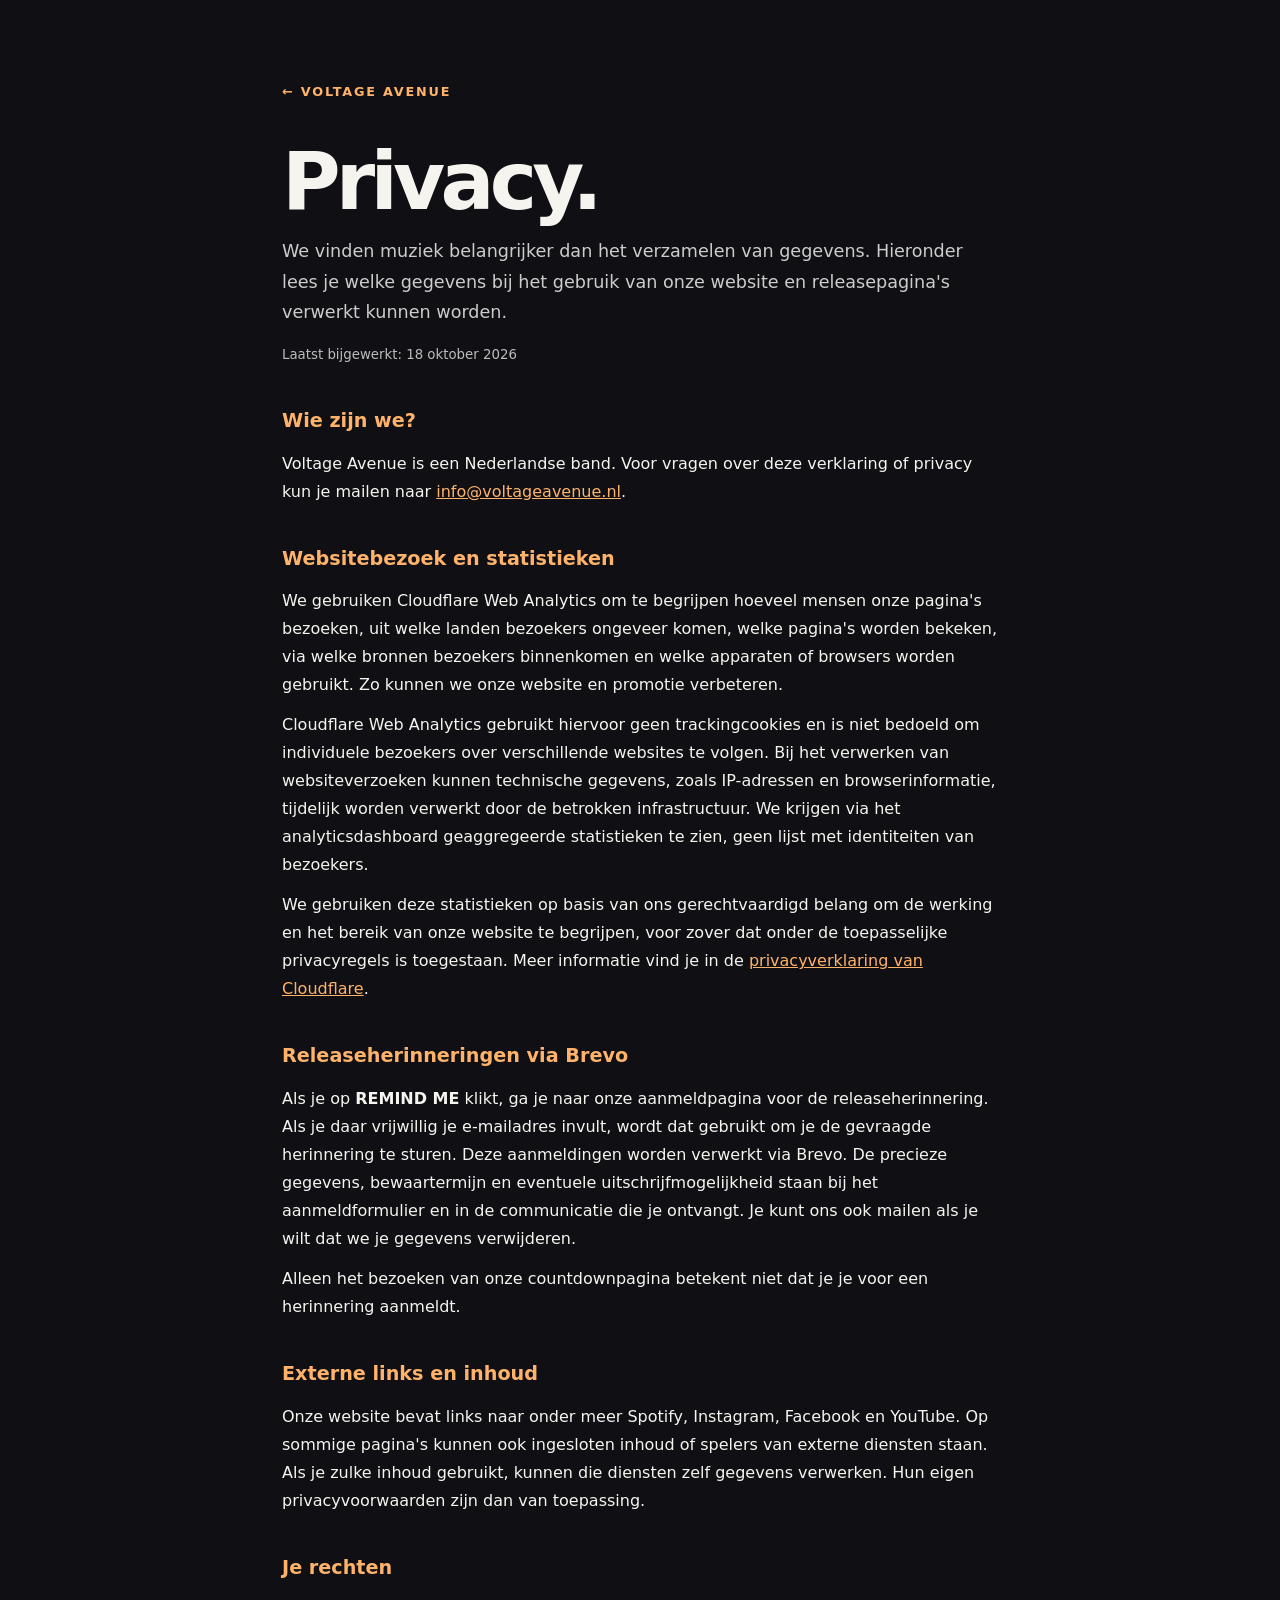
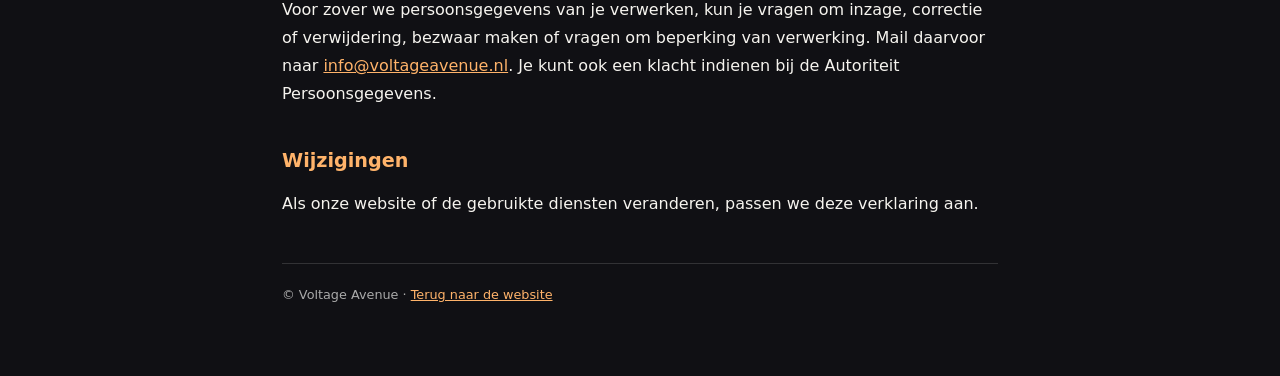
<file: privacy/index.html>
<!doctype html>
<html lang="nl">
<head>
<meta charset="utf-8">
<meta name="viewport" content="width=device-width, initial-scale=1">
<meta name="description" content="Privacyverklaring van Voltage Avenue over websitebezoek, Cloudflare Web Analytics en releaseherinneringen.">
<title>Privacy | Voltage Avenue</title>
<style>
:root{color-scheme:dark;font-family:system-ui,-apple-system,BlinkMacSystemFont,"Segoe UI",sans-serif;background:#101014;color:#f6f4ef}*{box-sizing:border-box}body{margin:0;line-height:1.75}main{max-width:760px;margin:auto;padding:clamp(32px,6vw,80px) 22px 70px}a{color:#ffb36a}a:hover{text-decoration:none}.back{font-size:.8rem;font-weight:800;letter-spacing:.14em;text-decoration:none;text-transform:uppercase}h1{font-size:clamp(2.7rem,8vw,5rem);line-height:1.05;letter-spacing:-.06em;margin:35px 0 12px}h2{font-size:1.2rem;margin:36px 0 10px;color:#ffb36a}p{margin:12px 0}small{color:#bbb}.intro{font-size:1.1rem;color:#ccc}footer{border-top:1px solid #ffffff24;margin-top:45px;padding-top:20px;color:#aaa;font-size:.8rem}
</style>
<!-- Cloudflare Web Analytics -->
<script>
(function () {
    // Load analytics only on the production website, never on local or preview pages.
    if ((location.protocol !== "https:" && location.protocol !== "http:") ||
        (location.hostname !== "voltageavenue.online" && location.hostname !== "www.voltageavenue.online")) {
        return;
    }
    var beacon = document.createElement("script");
    beacon.defer = true;
    beacon.src = "https://static.cloudflareinsights.com/beacon.min.js";
    beacon.setAttribute("data-cf-beacon", '{"token":"316303818ef94f029bd0752fa2da763d"}');
    document.head.appendChild(beacon);
})();
</script>
<!-- End Cloudflare Web Analytics -->
</head>
<body><main>
<a class="back" href="../">← Voltage Avenue</a>
<h1>Privacy.</h1>
<p class="intro">We vinden muziek belangrijker dan het verzamelen van gegevens. Hieronder lees je welke gegevens bij het gebruik van onze website en releasepagina's verwerkt kunnen worden.</p>
<p><small>Laatst bijgewerkt: 18 oktober 2026</small></p>
<h2>Wie zijn we?</h2>
<p>Voltage Avenue is een Nederlandse band. Voor vragen over deze verklaring of privacy kun je mailen naar <a href="mailto:info@voltageavenue.nl">info@voltageavenue.nl</a>.</p>
<h2>Websitebezoek en statistieken</h2>
<p>We gebruiken Cloudflare Web Analytics om te begrijpen hoeveel mensen onze pagina's bezoeken, uit welke landen bezoekers ongeveer komen, welke pagina's worden bekeken, via welke bronnen bezoekers binnenkomen en welke apparaten of browsers worden gebruikt. Zo kunnen we onze website en promotie verbeteren.</p>
<p>Cloudflare Web Analytics gebruikt hiervoor geen trackingcookies en is niet bedoeld om individuele bezoekers over verschillende websites te volgen. Bij het verwerken van websiteverzoeken kunnen technische gegevens, zoals IP-adressen en browserinformatie, tijdelijk worden verwerkt door de betrokken infrastructuur. We krijgen via het analyticsdashboard geaggregeerde statistieken te zien, geen lijst met identiteiten van bezoekers.</p>
<p>We gebruiken deze statistieken op basis van ons gerechtvaardigd belang om de werking en het bereik van onze website te begrijpen, voor zover dat onder de toepasselijke privacyregels is toegestaan. Meer informatie vind je in de <a href="https://www.cloudflare.com/privacypolicy/" target="_blank" rel="noopener noreferrer">privacyverklaring van Cloudflare</a>.</p>
<h2>Releaseherinneringen via Brevo</h2>
<p>Als je op <strong>REMIND ME</strong> klikt, ga je naar onze aanmeldpagina voor de releaseherinnering. Als je daar vrijwillig je e-mailadres invult, wordt dat gebruikt om je de gevraagde herinnering te sturen. Deze aanmeldingen worden verwerkt via Brevo. De precieze gegevens, bewaartermijn en eventuele uitschrijfmogelijkheid staan bij het aanmeldformulier en in de communicatie die je ontvangt. Je kunt ons ook mailen als je wilt dat we je gegevens verwijderen.</p>
<p>Alleen het bezoeken van onze countdownpagina betekent niet dat je je voor een herinnering aanmeldt.</p>
<h2>Externe links en inhoud</h2>
<p>Onze website bevat links naar onder meer Spotify, Instagram, Facebook en YouTube. Op sommige pagina's kunnen ook ingesloten inhoud of spelers van externe diensten staan. Als je zulke inhoud gebruikt, kunnen die diensten zelf gegevens verwerken. Hun eigen privacyvoorwaarden zijn dan van toepassing.</p>
<h2>Je rechten</h2>
<p>Voor zover we persoonsgegevens van je verwerken, kun je vragen om inzage, correctie of verwijdering, bezwaar maken of vragen om beperking van verwerking. Mail daarvoor naar <a href="mailto:info@voltageavenue.nl">info@voltageavenue.nl</a>. Je kunt ook een klacht indienen bij de Autoriteit Persoonsgegevens.</p>
<h2>Wijzigingen</h2>
<p>Als onze website of de gebruikte diensten veranderen, passen we deze verklaring aan.</p>
<footer>© Voltage Avenue · <a href="../">Terug naar de website</a></footer>
</main></body></html>
</file>
<file: style.css>
@import url('https://fonts.googleapis.com/css2?family=Montserrat:wght@500;700;800;900&family=Roboto:wght@400;500;700&display=swap');

:root {
    --orange: #ff812b;
    --black: #101010;
    --white: #fff;
    --muted: #c9c9c9
}

* {
    box-sizing: border-box
}

html {
    scroll-behavior: smooth;
    scroll-padding-top: 90px
}

body {
    margin: 0;
    background: var(--black);
    color: var(--white);
    font: 16px/1.65 Roboto, Arial, sans-serif
}

a {
    color: inherit
}

img {
    max-width: 100%;
    display: block
}

h1,
h2,
h3,
p {
    margin-top: 0
}

h1,
h2,
h3 {
    font-family: Montserrat, Arial, sans-serif;
    line-height: 1.08
}

h2 {
    font-size: clamp(2.7rem, 7vw, 5.4rem);
    text-transform: uppercase;
    letter-spacing: -.045em;
    margin-bottom: 30px
}

h3 {
    font-size: 1.6rem
}

.header {
    position: sticky;
    z-index: 1000;
    top: 0;
    display: flex;
    align-items: center;
    justify-content: space-between;
    min-height: 82px;
    padding: 10px clamp(18px, 5vw, 72px);
    background: rgba(0, 0, 0, .88);
    backdrop-filter: blur(12px);
    border-bottom: 1px solid #ffffff24
}

.brand img {
    height: 62px;
    width: 62px;
    object-fit: contain
}

.navigation {
    display: flex;
    align-items: center;
    gap: clamp(14px, 2.5vw, 38px)
}

.navigation a,
.socials a,
footer a {
    text-decoration: none;
    font-weight: 700
}

.navigation a:hover,
.socials a:hover,
footer a:hover,
.text-link:hover {
    color: var(--orange)
}

.menu-toggle {
    display: none;
    background: transparent;
    color: white;
    border: 1px solid #fff6;
    border-radius: 5px;
    padding: 6px 12px;
    font-size: 1.5rem;
    cursor: pointer
}

.hero {
    min-height: 100svh;
    display: flex;
    align-items: center;
    justify-content: center;
    text-align: center;
    padding: 130px 20px 80px;

    background:
        linear-gradient(180deg, #0008, #0005 50%, #000d),
        url('assets/images/Promo+foto+optie+2-1920w.png');

    background-size: cover;
    background-repeat: no-repeat;
    background-position: center 30%;
}

/* Tablet */
@media (max-width: 1000px) and (min-width: 601px) {
    .hero {
        background-size: auto 100%;
        background-position: center top;
        background-color: #000;
    }
}
@media (max-width: 600px) {
    .hero {
        background-size: cover;
        background-position: center 30%;
    }
}

.hero-content {
    max-width: 1000px
}

.hero h1 {
    font-size: clamp(4rem, 12vw, 10rem);
    font-weight: 900;
    line-height: .88;
    letter-spacing: -.07em;
    text-shadow: 0 5px 35px #000a;
    margin: 18px 0 26px
}

.eyebrow {
    text-transform: uppercase;
    color: var(--orange);
    font-weight: 700;
    letter-spacing: .24em;
    font-size: .8rem
}

.hero .eyebrow {
    color: #fff
}

.tagline {
    font-weight: 700;
    letter-spacing: .3em
}

.button {
    display: inline-block;
    background: var(--orange);
    color: #101010;
    padding: 13px 22px;
    border: 2px solid var(--orange);
    border-radius: 3px;
    text-decoration: none;
    font-weight: 700;
    margin-top: 16px;
    transition: transform .2s, background .2s
}

.button:hover {
    transform: translateY(-2px);
    background: #ffa263
}

.button-outline {
    background: transparent;
    color: white
}

.button-outline:hover {
    color: #101010
}

.section {
    padding: clamp(80px, 11vw, 145px) 24px;
    background: #191919
}

.section:nth-of-type(odd) {
    background: #202020
}

.section-dark {
    background: #101010 !important
}

.section-inner {
    max-width: 1100px;
    margin: auto
}

.section p {
    max-width: 760px;
    color: var(--muted)
}

.section .intro {
    font-size: 1.35rem;
    color: #fff
}

.feature {
    display: grid;
    grid-template-columns: minmax(0, 1fr) minmax(0, 1fr);
    gap: clamp(24px, 5vw, 75px);
    align-items: center
}

.feature-art {
    aspect-ratio: 1;
    background: url('assets/images/va+tiger+logo+transparant.png') center/70% no-repeat, #262626;
    border: 1px solid #ffffff1a
}

.actions {
    display: flex;
    flex-wrap: wrap;
    gap: 12px
}

.gallery {
    display: grid;
    grid-template-columns: repeat(2, minmax(0, 1fr));
    gap: 16px;
    margin: 30px 0
}

.gallery img {
    width: 100%;
    height: 340px;
    object-fit: cover;
    background: #333
}

.text-link {
    font-weight: 700;
    text-decoration: none
}

.notice {
    border-left: 4px solid var(--orange);
    background: #ffffff0b;
    padding: 30px;
    max-width: 780px
}

.contact {
    text-align: center
}

.contact .section-inner {
    display: flex;
    align-items: center;
    flex-direction: column
}

.socials {
    display: flex;
    justify-content: center;
    gap: 20px;
    flex-wrap: wrap;
    margin-top: 50px
}

footer {
    display: flex;
    justify-content: space-between;
    gap: 20px;
    flex-wrap: wrap;
    padding: 25px clamp(24px, 5vw, 72px);
    font-size: .85rem;
    background: #080808;
    color: #bbb
}

.sr-only {
    position: absolute;
    width: 1px;
    height: 1px;
    padding: 0;
    margin: -1px;
    overflow: hidden;
    clip: rect(0, 0, 0, 0);
    white-space: nowrap;
    border: 0
}

@media(max-width:850px) {
    .header {
        min-height: 72px
    }

    .brand img {
        height: 50px;
        width: 50px
    }

    .menu-toggle {
        display: block
    }

    .navigation {
        display: none;
        position: absolute;
        top: 100%;
        left: 0;
        right: 0;
        background: #101010;
        flex-direction: column;
        align-items: stretch;
        gap: 0;
        padding: 12px 24px 24px;
        border-bottom: 1px solid #fff3
    }

    .navigation.open {
        display: flex
    }

    .navigation a {
        padding: 12px;
        border-bottom: 1px solid #ffffff18
    }

    .hero {
        background-position: center
    }

    .hero h1 {
        font-size: clamp(3.4rem, 14vw, 6rem)
    }

    .tagline {
        letter-spacing: .12em
    }

    .feature,
    .gallery {
        grid-template-columns: 1fr
    }

    .gallery img {
        height: 260px
    }

    .section {
        padding: 80px 20px
    }
}

/* Luisteren: Spotify-speler zonder grote Bruce */
#luisteren .feature {
    grid-template-columns: minmax(0, 1fr);
    max-width: 760px;
    margin-inline: auto;
}


/* Nieuwsbrief */
.newsletter {
    width: 100%;
    max-width: 600px;
    margin: 32px auto 0;
}

.newsletter iframe {
    display: block;
    width: 100%;
    max-width: 100%;
    border: 0;
}

/* Nieuwsbrief: extra ruimte op mobiel */
@media (max-width: 600px) {
    .newsletter iframe {
        height: 560px;
    }
}



/* ========================================
   ELECTRONIC PRESS KIT
   Compact press & booking dossier
======================================== */

/* Algemene EPK-opmaak */

.epk-page {
    background: var(--black);
}

.epk-page .section {
    padding-top: 85px;
    padding-bottom: 85px;
}

.epk-page .section-inner {
    width: min(1100px, calc(100% - 40px));
    margin-inline: auto;
}

.epk-page h2 {
    margin-bottom: 20px;
}

.epk-page h3 {
    font-size: 1.3rem;
}

.epk-page .text-link {
    display: inline-block;
    color: var(--orange);
    font-weight: 700;
    text-decoration: none;
}

.epk-page .text-link:hover {
    text-decoration: underline;
}


/* ========================================
   01 — OVERZICHT
======================================== */

.epk-overview {
    padding: 145px 0 85px;
    background: #171717;
}

.epk-heading {
    display: flex;
    justify-content: space-between;
    align-items: flex-end;
    gap: 30px;
    padding-bottom: 35px;
    border-bottom: 1px solid #ffffff30;
}

.epk-heading h1 {
    margin: 12px 0 15px;
    font-family: Montserrat, Arial, sans-serif;
    font-size: clamp(2.5rem, 6vw, 5.3rem);
    font-weight: 900;
    line-height: .95;
    letter-spacing: -.055em;
}

.epk-meta {
    margin: 0;
    font-family: Montserrat, Arial, sans-serif;
    font-size: .9rem;
    font-weight: 800;
    letter-spacing: .16em;
    color: var(--muted);
}

.epk-meta span {
    color: var(--orange);
    margin: 0 8px;
}

.epk-heading>.button {
    flex-shrink: 0;
    margin-bottom: 4px;
}


/* Foto en korte bandinformatie */

.epk-summary {
    display: grid;
    grid-template-columns: minmax(0, 1.1fr) minmax(0, 1fr);
    gap: clamp(30px, 5vw, 65px);
    align-items: center;
    margin-top: 45px;
}

.epk-summary-photo {
    min-width: 0;
    overflow: hidden;
    background: #252525;
}

.epk-summary-photo img {
    display: block;
    width: 100%;
    height: 390px;
    object-fit: cover;
}

.epk-summary-content {
    min-width: 0;
}

.epk-summary-content h2 {
    margin-top: 8px;
}

.epk-summary-content .intro {
    margin-bottom: 22px;
}

.epk-summary-content p:not(.eyebrow) {
    line-height: 1.75;
}

.epk-summary-content .text-link {
    margin-top: 12px;
}


/* ========================================
   02 — MEDIA
======================================== */

.epk-media-grid {
    display: grid;
    grid-template-columns: repeat(2, minmax(0, 1fr));
    gap: 24px;
    margin-top: 35px;
}

.epk-panel {
    display: flex;
    flex-direction: column;
    min-width: 0;
    padding: 26px;
    background: #202020;
    border: 1px solid #ffffff20;
}

.epk-panel h3 {
    margin: 8px 0 4px;
}

.epk-panel>p:not(.eyebrow) {
    color: var(--muted);
}

.epk-panel .text-link {
    margin-top: auto;
    padding-top: 22px;
}


/* Spotify */

.epk-spotify {
    display: block;
    width: 100%;
    max-width: 100%;
    margin-top: 22px;
    border: 0;
    border-radius: 12px;
}


/* YouTube */

.epk-video {
    position: relative;
    width: 100%;
    aspect-ratio: 16 / 9;
    margin-top: 22px;
    overflow: hidden;
    background: #000;
    border-radius: 8px;
}

.epk-video iframe {
    position: absolute;
    inset: 0;
    width: 100%;
    height: 100%;
    border: 0;
}


/* ========================================
   03 — PRESS DOWNLOADS
======================================== */

.epk-resources {
    display: grid;
    gap: 14px;
    margin-top: 35px;
}

.epk-resource {
    display: flex;
    align-items: center;
    justify-content: space-between;
    gap: 30px;
    padding: 26px 30px;
    background: #1d1d1d;
    border: 1px solid #ffffff20;
    border-left: 4px solid var(--orange);
}

.epk-resource>div {
    min-width: 0;
}

.epk-resource .eyebrow {
    margin-bottom: 8px;
}

.epk-resource h3 {
    margin-bottom: 8px;
}

.epk-resource p:last-child {
    margin-bottom: 0;
    color: var(--muted);
}

.epk-resource .button {
    flex-shrink: 0;
}


/* ========================================
   04 — BOOKING
======================================== */

.epk-contact {
    text-align: center;
    border-top: 1px solid #ffffff20;
}

.epk-contact .section-inner {
    display: flex;
    flex-direction: column;
    align-items: center;
}

.epk-contact .intro {
    max-width: 650px;
    margin-bottom: 28px;
}

.epk-contact .button {
    max-width: 100%;
    overflow-wrap: anywhere;
}


/* ========================================
   RESPONSIVE
======================================== */

@media (max-width: 900px) {

    .epk-summary {
        grid-template-columns: 1fr;
    }

    .epk-summary-photo img {
        height: auto;
        max-height: 480px;
    }

    .epk-media-grid {
        grid-template-columns: 1fr;
    }

}

@media (max-width: 650px) {

    .epk-page .section {
        padding-top: 65px;
        padding-bottom: 65px;
    }

    .epk-overview {
        padding-top: 115px;
        padding-bottom: 65px;
    }

    .epk-heading {
        flex-direction: column;
        align-items: flex-start;
        gap: 22px;
    }

    .epk-heading h1 {
        font-size: clamp(2.35rem, 10vw, 4rem);
    }

    .epk-heading>.button {
        width: 100%;
        text-align: center;
    }

    .epk-summary {
        margin-top: 30px;
        gap: 30px;
    }

    .epk-panel {
        padding: 20px;
    }

    .epk-resource {
        flex-direction: column;
        align-items: stretch;
        gap: 20px;
        padding: 22px;
    }

    .epk-resource .button {
        width: 100%;
        text-align: center;
    }

}

/* EPK — knoppen bij logo-downloads */

.epk-resource-actions {
    display: flex;
    flex-wrap: wrap;
    align-items: center;
    justify-content: flex-end;
    gap: 12px;
}

.epk-resource-actions .text-link {
    width: 100%;
    text-align: right;
}

@media (max-width: 650px) {

    .epk-resource-actions {
        flex-direction: column;
        align-items: stretch;
    }

    .epk-resource-actions .button {
        width: 100%;
        text-align: center;
    }

    .epk-resource-actions .text-link {
        text-align: center;
    }

}


/* EPK — één hoverkleur voor alle outline-knoppen */

.epk-page .button-outline:hover {
    background: var(--orange);
    border-color: var(--orange);
    color: var(--black);
}

/* Homepage — verwijzing naar de EPK */


.press-link {
    padding: 20px 20px 50px;
    text-align: center;
    background: #1d1d1d;
}


.press-link p {
    margin-bottom: 8px;
    color: var(--muted);
    font-size: .9rem;
}

.press-link a {
    color: var(--orange);
    font-weight: 700;
    text-decoration: none;
}

.press-link a:hover {
    text-decoration: underline;
}

/* ========================================
   VOLTAGE AVENUE SHOP
   ======================================== */

.shop-page {
    background: #0d0d0d;
}


/* ========================================
   SHOP HERO
   ======================================== */

.shop-hero {
    position: relative;
    width: 100%;
    overflow: hidden;
    background: #111;
}

/*
   De afbeelding behoudt ALTIJD zijn originele
   beeldverhouding en vult de volledige breedte.
   Geen cover, geen crop.
*/
.shop-hero-image {
    display: block;
    width: 100%;
    height: auto;
}

/*
   Geen donkere overlay over de hero.
*/
.shop-hero-overlay {
    display: none;
}


/* Hero tekst — desktop */

.shop-hero-content {
    position: absolute;
    z-index: 2;

    left: 50%;
    bottom: 8%;
    transform: translateX(-50%);

    width: min(1200px, calc(100% - 48px));
}

.shop-hero-content h1 {
    max-width: 720px;
    margin: 0 0 20px;

    font-family: Montserrat, Arial, sans-serif;
    font-size: clamp(3rem, 6vw, 6.5rem);
    font-weight: 900;
    line-height: .86;
    letter-spacing: -.065em;
    text-transform: uppercase;

    text-shadow:
        0 3px 15px rgba(0, 0, 0, .9),
        0 8px 35px rgba(0, 0, 0, .65);
}

.shop-hero-content>p:not(.eyebrow) {
    max-width: 540px;
    margin-bottom: 12px;

    color: #fff;
    font-size: 1.05rem;

    text-shadow: 0 2px 12px rgba(0, 0, 0, .9);
}


/* ========================================
   SHOP PRODUCTEN
   ======================================== */

.shop-products {
    position: relative;

    padding: clamp(85px, 10vw, 140px) 0;

    background:
        radial-gradient(circle at 50% 0%,
            rgba(255, 129, 43, .09),
            transparent 35%),
        #111;
}

.shop-inner {
    width: min(1200px, calc(100% - 48px));
    margin-inline: auto;
}

.shop-heading {
    display: flex;
    justify-content: space-between;
    align-items: flex-end;

    gap: 40px;
    margin-bottom: 50px;
}

.shop-heading h2 {
    margin: 8px 0 0;
}

.shop-intro {
    max-width: 390px;
    margin: 0 0 10px;

    color: var(--muted);
    font-size: 1.05rem;
}


/* ========================================
   GLASS PRODUCT GRID
   ======================================== */

.product-grid {
    display: grid;
    grid-template-columns: repeat(3, minmax(0, 1fr));
    gap: 24px;
}


/* ========================================
   PRODUCT CARD
   ======================================== */

.product-card {
    position: relative;
    display: block;

    min-width: 0;
    overflow: hidden;

    background:
        linear-gradient(145deg,
            rgba(255, 255, 255, .105),
            rgba(255, 255, 255, .035));

    border: 1px solid rgba(255, 255, 255, .14);
    border-radius: 18px;

    box-shadow:
        0 18px 55px rgba(0, 0, 0, .28),
        inset 0 1px 0 rgba(255, 255, 255, .08);

    backdrop-filter: blur(16px);
    -webkit-backdrop-filter: blur(16px);

    color: var(--white);
    text-decoration: none;

    transition:
        transform .25s ease,
        border-color .25s ease,
        box-shadow .25s ease;
}

.product-card:hover {
    transform: translateY(-7px);

    border-color: rgba(255, 129, 43, .75);

    box-shadow:
        0 24px 65px rgba(0, 0, 0, .45),
        0 0 35px rgba(255, 129, 43, .08),
        inset 0 1px 0 rgba(255, 255, 255, .1);
}


/* ========================================
   PRODUCTAFBEELDING
   ======================================== */

.product-image {
    position: relative;

    width: 100%;
    aspect-ratio: 4 / 3;

    overflow: hidden;

    background:
        radial-gradient(circle at center,
            rgba(255, 129, 43, .12),
            transparent 60%),
        #181818;
}

.product-image img {
    position: relative;
    z-index: 2;

    width: 100%;
    height: 100%;

    object-fit: cover;

    transition: transform .4s ease;
}

.product-card:hover .product-image img {
    transform: scale(1.035);
}


/* Placeholder wanneer productfoto nog ontbreekt */

.product-placeholder {
    position: absolute;
    z-index: 1;
    inset: 0;

    display: flex;
    align-items: center;
    justify-content: center;

    padding: 20px;

    color: rgba(255, 255, 255, .34);

    font-family: Montserrat, Arial, sans-serif;
    font-size: .7rem;
    font-weight: 800;

    letter-spacing: .18em;
    text-align: center;
}


/* ========================================
   PRODUCTINFORMATIE
   ======================================== */

.product-info {
    display: flex;
    align-items: flex-end;
    justify-content: space-between;

    gap: 20px;

    padding: 24px 25px 27px;
}

.product-info h3 {
    margin: 4px 0 0;

    font-size: 1.35rem;

    transition: color .2s ease;
}

.product-card:hover .product-info h3 {
    color: var(--orange);
}

.product-type {
    margin: 0;

    color: var(--orange);

    font-family: Montserrat, Arial, sans-serif;
    font-size: .67rem;
    font-weight: 800;

    letter-spacing: .18em;
    text-transform: uppercase;
}


/* Pijl rechts in productkaart */

.product-arrow {
    flex-shrink: 0;

    display: flex;
    align-items: center;
    justify-content: center;

    width: 40px;
    height: 40px;

    border: 1px solid rgba(255, 255, 255, .18);
    border-radius: 50%;

    font-size: 1.15rem;

    transition:
        background .2s ease,
        border-color .2s ease,
        color .2s ease,
        transform .2s ease;
}

.product-card:hover .product-arrow {
    background: var(--orange);
    border-color: var(--orange);

    color: var(--black);

    transform: rotate(8deg);
}


/* ========================================
   THANK YOU / SUPPORT
   ======================================== */

.shop-note {
    padding: clamp(90px, 11vw, 150px) 0;

    background:
        linear-gradient(135deg,
            #171717,
            #0c0c0c);

    border-top: 1px solid rgba(255, 255, 255, .08);
}

.shop-note h2 {
    max-width: 850px;
    margin: 12px 0 28px;
}

.shop-note>.shop-inner>p:not(.eyebrow) {
    max-width: 620px;
    margin-bottom: 25px;

    color: var(--muted);
    font-size: 1.1rem;
}


/* ========================================
   TABLET
   ======================================== */

@media (max-width: 950px) {

    .shop-hero-content h1 {
        font-size: clamp(2.5rem, 7vw, 4.5rem);
    }

    .product-grid {
        grid-template-columns: repeat(2, minmax(0, 1fr));
    }

    .shop-heading {
        flex-direction: column;
        align-items: flex-start;

        gap: 10px;
    }

    .shop-intro {
        max-width: 600px;
    }
}


/* ========================================
   MOBIEL
   ======================================== */

@media (max-width: 650px) {

    /*
       Op mobiel blijft de HELE banner zichtbaar.

       Omdat de banner erg breed is, wordt hij
       op een telefoon vanzelf relatief laag.

       Daarom staat de hero-tekst hier ONDER
       de afbeelding in plaats van er overheen.
    */

    .shop-hero {
        overflow: visible;
    }

    .shop-hero-image {
        display: block;

        width: 100%;
        height: auto;

        aspect-ratio: 3.35 / 1;
        object-fit: cover;
        object-position: center;
    }

    .shop-hero-content {
        position: relative;

        left: auto;
        bottom: auto;

        transform: none;

        width: 100%;

        padding: 34px 20px 42px;

        background: #111;
    }

    .shop-hero-content h1 {
        max-width: none;

        margin: 0 0 14px;

        font-size: clamp(2.3rem, 12vw, 3.5rem);
        line-height: .9;
    }

    .shop-hero-content>p:not(.eyebrow) {
        display: block;

        margin-bottom: 12px;

        font-size: .95rem;

        text-shadow: none;
    }


    /* Shop */

    .shop-inner {
        width: min(100% - 40px, 1200px);
    }

    .shop-products {
        padding-top: 70px;
        padding-bottom: 80px;
    }

    .shop-heading {
        margin-bottom: 40px;
    }


    /* Producten */

    .product-grid {
        grid-template-columns: 1fr;
        gap: 20px;
    }

    .product-card {
        border-radius: 15px;
    }

    .product-info {
        padding: 21px;
    }
}

/* ========================================
   PRODUCT DETAIL PAGES
   Geldt voor alle merch-productpagina's
   ======================================== */

.product-page {
    background: #0d0d0d;
}


/* ========================================
   PRODUCT DETAIL — BASIS
   ======================================== */

.product-detail {
    padding: 10px 0 clamp(80px, 9vw, 130px);

    background:
        radial-gradient(circle at 25% 10%,
            rgba(255, 129, 43, .08),
            transparent 30%),
        #111;

}

.product-detail-inner {
    width: min(1200px, calc(100% - 48px));
    margin-inline: auto;
}


/* Terug naar merch */

.product-back {
    display: inline-block;
    margin-bottom: 24px;

    color: var(--muted);

    font-family: Montserrat, Arial, sans-serif;
    font-size: .78rem;
    font-weight: 700;

    letter-spacing: .08em;
    text-decoration: none;
    text-transform: uppercase;

    transition:
        color .2s ease,
        transform .2s ease;
}

.product-back:hover {
    color: var(--orange);
    transform: translateX(-3px);
}


/* ========================================
   TWEE KOLOMMEN
   Foto links — informatie rechts
   ======================================== */

.product-detail-grid {
    display: grid;
    grid-template-columns: minmax(0, 1.15fr) minmax(340px, .85fr);
    gap: clamp(45px, 7vw, 90px);
    align-items: start;
}


/* ========================================
   PRODUCT GALLERY
   ======================================== */

.product-gallery {
    min-width: 0;
}


/* Grote productfoto */

.product-main-image {
    position: relative;

    display: block;

    width: 100%;
    aspect-ratio: 4 / 3;

    padding: 0;
    overflow: hidden;

    background:
        radial-gradient(circle at center,
            rgba(255, 129, 43, .1),
            transparent 60%),
        #181818;

    border: 1px solid rgba(255, 255, 255, .14);
    border-radius: 18px;

    box-shadow:
        0 24px 70px rgba(0, 0, 0, .35),
        inset 0 1px 0 rgba(255, 255, 255, .07);

    cursor: zoom-in;
}

.product-main-image img {
    display: block;

    width: 100%;
    height: 100%;

    object-fit: cover;

    transition: transform .35s ease;
}

.product-main-image:hover img {
    transform: scale(1.025);
}


/* "Bekijk foto" label */

.product-image-zoom {
    position: absolute;
    right: 16px;
    bottom: 16px;

    padding: 8px 12px;

    background: rgba(0, 0, 0, .72);

    border: 1px solid rgba(255, 255, 255, .2);
    border-radius: 999px;

    color: #fff;

    font-family: Montserrat, Arial, sans-serif;
    font-size: .68rem;
    font-weight: 700;

    letter-spacing: .08em;
    text-transform: uppercase;

    backdrop-filter: blur(8px);
    -webkit-backdrop-filter: blur(8px);

    pointer-events: none;
}


/* ========================================
   THUMBNAILS
   ======================================== */

.product-thumbnails {
    display: grid;
    grid-template-columns: repeat(4, minmax(0, 1fr));
    gap: 12px;

    margin-top: 14px;
}

.product-thumbnail {
    position: relative;

    aspect-ratio: 4 / 3;

    padding: 0;
    overflow: hidden;

    background: #181818;

    border: 1px solid rgba(255, 255, 255, .14);
    border-radius: 10px;

    cursor: pointer;

    opacity: .62;

    transition:
        opacity .2s ease,
        border-color .2s ease,
        transform .2s ease;
}

.product-thumbnail img {
    display: block;

    width: 100%;
    height: 100%;

    object-fit: cover;
}

.product-thumbnail:hover {
    opacity: 1;
    transform: translateY(-2px);
}

.product-thumbnail.is-active {
    opacity: 1;
    border-color: var(--orange);
}


/* ========================================
   PRODUCTINFORMATIE
   ======================================== */

.product-details {
    min-width: 0;
    padding-top: 5px;
}

.product-details .eyebrow {
    margin-bottom: 14px;
}

.product-details h1 {
    margin: 0 0 18px;

    font-family: Montserrat, Arial, sans-serif;
    font-size: clamp(2.7rem, 5vw, 5rem);
    font-weight: 900;

    line-height: .9;
    letter-spacing: -.055em;
    text-transform: uppercase;
}

.product-price {
    margin: 0 0 28px;

    color: var(--orange);

    font-family: Montserrat, Arial, sans-serif;
    font-size: 1.5rem;
    font-weight: 800;
}

.product-description {
    max-width: 540px;
    margin-bottom: 34px;

    color: var(--muted);

    font-size: 1.05rem;
    line-height: 1.75;
}


/* ========================================
   PRODUCTOPTIES
   Bijvoorbeeld maat / kleur / variant
   ======================================== */

.product-option {
    margin: 0 0 28px;
}

.product-option-label {
    display: block;

    margin-bottom: 12px;

    font-family: Montserrat, Arial, sans-serif;
    font-size: .75rem;
    font-weight: 800;

    letter-spacing: .12em;
    text-transform: uppercase;
}


/* Maatknoppen */

.size-options {
    display: flex;
    flex-wrap: wrap;
    gap: 9px;
}

.size-option {
    min-width: 48px;
    height: 44px;

    padding: 0 12px;

    background: rgba(255, 255, 255, .04);

    border: 1px solid rgba(255, 255, 255, .18);
    border-radius: 5px;

    color: #fff;

    font-family: Montserrat, Arial, sans-serif;
    font-size: .8rem;
    font-weight: 800;

    cursor: pointer;

    transition:
        background .2s ease,
        border-color .2s ease,
        color .2s ease;
}

.size-option:hover,
.size-option.is-active {
    background: var(--orange);
    border-color: var(--orange);
    color: var(--black);
}


/* ========================================
   KOOPKNOP
   ======================================== */

.product-buy-button {
    width: 100%;
    max-width: 420px;

    margin-top: 4px;

    text-align: center;
}

.product-buy-button:disabled {
    background: rgba(255, 129, 43, .45);
    border-color: transparent;

    color: rgba(16, 16, 16, .7);

    cursor: not-allowed;

    transform: none;
}


/* ========================================
   EXTRA PRODUCTINFO
   ======================================== */

.product-meta {
    max-width: 540px;

    margin: 35px 0 0;
    padding: 22px 0 0;

    border-top: 1px solid rgba(255, 255, 255, .14);
}

.product-meta-row {
    display: flex;
    justify-content: space-between;
    gap: 30px;

    padding: 8px 0;

    color: var(--muted);

    font-size: .9rem;
}

.product-meta-row strong {
    color: #fff;
    font-weight: 700;
}


/* ========================================
   SUPPORT / ONDERKANT PRODUCTPAGINA
   ======================================== */

.product-support {
    padding: clamp(80px, 10vw, 135px) 0;

    background:
        linear-gradient(135deg,
            #191919,
            #0c0c0c);

    border-top: 1px solid rgba(255, 255, 255, .08);
}

.product-support h2 {
    max-width: 800px;
    margin: 12px 0 25px;
}

.product-support p:not(.eyebrow) {
    max-width: 620px;

    color: var(--muted);

    font-size: 1.05rem;
}


/* ========================================
   PRODUCT LIGHTBOX
   ======================================== */

.product-lightbox {
    position: fixed;
    z-index: 5000;
    inset: 0;

    display: none;
    align-items: center;
    justify-content: center;

    padding: 70px 90px;

    background: rgba(0, 0, 0, .94);

    backdrop-filter: blur(10px);
    -webkit-backdrop-filter: blur(10px);
}

.product-lightbox.is-open {
    display: flex;
}


/* Afbeelding */

.lightbox-image {
    display: flex;
    align-items: center;
    justify-content: center;

    width: 100%;
    height: 100%;
}

.lightbox-image img {
    display: block;

    max-width: 100%;
    max-height: 100%;

    width: auto;
    height: auto;

    object-fit: contain;

    box-shadow: 0 30px 90px rgba(0, 0, 0, .55);
}


/* Sluiten */

.lightbox-close {
    position: absolute;
    z-index: 3;

    top: 22px;
    right: 26px;

    width: 48px;
    height: 48px;

    padding: 0;

    background: rgba(255, 255, 255, .08);

    border: 1px solid rgba(255, 255, 255, .2);
    border-radius: 50%;

    color: #fff;

    font-size: 2rem;
    line-height: 1;

    cursor: pointer;

    transition:
        background .2s ease,
        color .2s ease;
}

.lightbox-close:hover {
    background: var(--orange);
    color: var(--black);
}


/* Vorige / volgende */

.lightbox-navigation {
    position: absolute;
    z-index: 3;

    top: 50%;
    transform: translateY(-50%);

    display: flex;
    align-items: center;
    justify-content: center;

    width: 52px;
    height: 52px;

    padding: 0;

    background: rgba(255, 255, 255, .08);

    border: 1px solid rgba(255, 255, 255, .2);
    border-radius: 50%;

    color: #fff;

    font-size: 2.3rem;
    line-height: 1;

    cursor: pointer;

    transition:
        background .2s ease,
        color .2s ease;
}

.lightbox-navigation:hover {
    background: var(--orange);
    color: var(--black);
}

.lightbox-previous {
    left: 24px;
}

.lightbox-next {
    right: 24px;
}


/* Foto 1 / 2 */

.lightbox-counter {
    position: absolute;

    left: 50%;
    bottom: 22px;

    transform: translateX(-50%);

    padding: 7px 12px;

    background: rgba(255, 255, 255, .08);

    border: 1px solid rgba(255, 255, 255, .14);
    border-radius: 999px;

    color: #fff;

    font-family: Montserrat, Arial, sans-serif;
    font-size: .72rem;
    font-weight: 700;

    letter-spacing: .08em;
}


/* ========================================
   PRODUCT DETAIL — TABLET
   ======================================== */

@media (max-width: 950px) {

    .product-detail-grid {
        grid-template-columns: 1fr;
        gap: 50px;
    }

    .product-gallery {
        max-width: 760px;
    }

    .product-details {
        max-width: 680px;
    }

    .product-thumbnails {
        grid-template-columns: repeat(4, minmax(0, 120px));
    }

}


/* ========================================
   PRODUCT DETAIL — MOBIEL
   ======================================== */

@media (max-width: 650px) {

    .product-detail {
        padding-top: 10px;
        padding-bottom: 75px;
    }

    .product-detail-inner {
        width: min(100% - 40px, 1200px);
    }

    .product-back {
        margin-bottom: 25px;
    }

    .product-detail-grid {
        gap: 38px;
    }

    .product-main-image {
        border-radius: 14px;
    }

    .product-image-zoom {
        right: 10px;
        bottom: 10px;

        padding: 6px 9px;

        font-size: .6rem;
    }

    .product-thumbnails {
        grid-template-columns: repeat(4, minmax(0, 1fr));
        gap: 8px;

        margin-top: 9px;
    }

    .product-thumbnail {
        border-radius: 7px;
    }

    .product-details h1 {
        font-size: clamp(2.4rem, 12vw, 3.7rem);
    }

    .product-price {
        font-size: 1.3rem;
    }

    .product-description {
        font-size: 1rem;
    }

    .product-buy-button {
        max-width: none;
    }

    .product-meta-row {
        gap: 20px;
    }

    .product-support {
        padding-top: 75px;
        padding-bottom: 80px;
    }


    /* Lightbox mobiel */

    .product-lightbox {
        padding: 70px 16px 65px;
    }

    .lightbox-close {
        top: 14px;
        right: 14px;

        width: 44px;
        height: 44px;
    }

    .lightbox-navigation {
        top: auto;
        bottom: 12px;

        width: 44px;
        height: 44px;

        transform: none;
    }

    .lightbox-previous {
        left: 14px;
    }

    .lightbox-next {
        right: 14px;
    }

    .lightbox-counter {
        bottom: 19px;
    }

}

/* ========================================
   PRODUCT LIGHTBOX - EXTRA ZOOM
   ======================================== */

.lightbox-image img {
    cursor: zoom-in;
    transition: transform .25s ease;
}

.lightbox-image img.is-zoomed {
    transform: scale(1.8);
    cursor: zoom-out;
}

.product-lightbox.is-zoomed .lightbox-image {
    overflow: auto;
}

/* ========================================
   NAVIGATIE — MERCH COMING SOON
======================================== */

.navigation-coming-soon {
    display: inline-grid;
    place-items: center;
    min-width: 76px;
    padding: 10px 2px;
    color: #aaa;
    font-weight: 700;
    cursor: default;
    user-select: none;
}

.navigation-coming-soon-label,
.navigation-coming-soon-sticker {
    grid-area: 1 / 1;
}

.navigation-coming-soon-label {
    opacity: .58;
}

.navigation-coming-soon-sticker {
    z-index: 1;
    width: max-content;
    padding: 3px 7px;
    background: var(--orange);
    color: var(--black);
    border: 1px solid var(--black);
    box-shadow: 2px 2px 0 #000;
    font-family: Montserrat, Arial, sans-serif;
    font-size: .55rem;
    font-weight: 900;
    line-height: 1;
    letter-spacing: .06em;
    text-transform: uppercase;
    transform: rotate(-7deg);
    pointer-events: none;
}

@media(max-width:850px) {
    .navigation-coming-soon {
        display: grid;
        justify-content: start;
        min-height: 50px;
        padding: 12px;
        border-bottom: 1px solid #ffffff18;
    }

    .navigation-coming-soon-label,
    .navigation-coming-soon-sticker {
        grid-area: 1 / 1;
    }

    .navigation-coming-soon-sticker {
        margin-left: 10px;
        transform: rotate(-7deg);
    }
}


/* ========================================
   HERO SOCIALS
======================================== */

.hero-socials {
    display: flex;
    justify-content: center;
    align-items: center;
    gap: 20px;
    margin-top: 28px;
}

.hero-socials a {
    display: grid;
    place-items: center;
    width: 30px;
    height: 30px;
    color: #fff;
    transition: color .2s ease, transform .2s ease;
}

.hero-socials a:hover {
    color: var(--orange);
    transform: translateY(-2px);
}

.hero-socials svg {
    width: 24px;
    height: 24px;
    fill: currentColor;
    stroke: currentColor;
    stroke-width: 1.7;
}

.hero-socials svg rect,
.hero-socials svg circle {
    fill: none;
}

.hero-socials a:first-child svg path,
.hero-socials a:nth-child(3) svg path {
    stroke: none;
}

.hero-socials a:last-child svg circle {
    fill: currentColor;
    stroke: none;
}

.hero-socials a:last-child svg path {
    fill: none;
    stroke: var(--black);
    stroke-width: 1.3;
    stroke-linecap: round;
}

.hero-socials-caption {
    margin: 10px 0 0;
    color: #fff;
    font-family: Montserrat, Arial, sans-serif;
    font-size: .72rem;
    font-weight: 800;
    letter-spacing: .08em;
    text-transform: uppercase;
}

/* ========================================
   FALLING RELEASE CAMPAIGN
======================================== */

.release-campaign {
    width: min(100%, 560px);
    margin: 28px auto 0;
    font-family: Montserrat, Arial, sans-serif;
    text-align: center;
}

.release-phase {
    position: relative;
}

.release-phase[hidden] {
    display: none;
}

.release-kicker {
    display: inline-block;
    margin: 0 0 4px;
    padding: 4px 9px;
    background: var(--orange);
    color: var(--black);
    font-size: .65rem;
    font-weight: 900;
    line-height: 1;
    letter-spacing: .12em;
    text-transform: uppercase;
    transform: rotate(-2deg);
}

.release-title {
    margin: 3px 0 0;
    color: #fff;
    font-family: Montserrat, Arial, sans-serif;
    font-size: clamp(2.6rem, 7vw, 4.4rem);
    font-weight: 900;
    line-height: .95;
    letter-spacing: -.04em;
    text-transform: uppercase;
}

.release-status {
    margin: 8px 0 12px;
    color: #fff;
    font-size: .72rem;
    font-weight: 900;
    letter-spacing: .18em;
    text-transform: uppercase;
}


/* COUNTDOWN */

.countdown-clock {
    display: grid;
    grid-template-columns: repeat(4, 1fr);
    width: min(100%, 470px);
    margin: 0 auto 16px;
    border-top: 1px solid rgba(255, 255, 255, .4);
    border-bottom: 1px solid rgba(255, 255, 255, .4);
}

.countdown-part {
    position: relative;
    display: flex;
    flex-direction: column;
    align-items: center;
    padding: 9px 6px 8px;
}

.countdown-part:not(:last-child)::after {
    content: "";
    position: absolute;
    top: 20%;
    right: 0;
    width: 1px;
    height: 60%;
    background: rgba(255, 255, 255, .25);
}

.countdown-part strong {
    color: #fff;
    font-size: clamp(1.35rem, 4vw, 2rem);
    font-weight: 900;
    line-height: 1;
    font-variant-numeric: tabular-nums;
}

.countdown-part span {
    margin-top: 5px;
    color: rgba(255, 255, 255, .75);
    font-size: .55rem;
    font-weight: 800;
    letter-spacing: .12em;
    text-transform: uppercase;
}


/* CTA */

.release-button {
    display: inline-flex;
    align-items: center;
    justify-content: center;
    min-width: 180px;
    margin-top: 0;
}


/* OUT NOW */

.release-phase-out-now .release-status {
    margin: 9px 0 17px;
    color: var(--orange);
    font-size: clamp(1rem, 3vw, 1.35rem);
}


/* LATEST RELEASE */

.release-phase-latest .release-kicker {
    margin-bottom: 7px;
}

.release-phase-latest .release-title {
    margin-bottom: 16px;
}


/* SOCIALS IETS DICHTER BIJ RELEASE-BLOK */

.release-campaign+.hero-socials {
    margin-top: 25px;
}


/* MOBILE */

@media (max-width: 600px) {
    .release-campaign {
        width: 100%;
        margin-top: 22px;
    }

    .release-title {
        font-size: clamp(2.5rem, 15vw, 3.7rem);
    }

    .countdown-clock {
        width: 100%;
    }

    .countdown-part {
        padding-inline: 3px;
    }

    .countdown-part strong {
        font-size: 1.45rem;
    }

    .release-button {
        min-width: 170px;
    }
}
</file>
<file: va-gallery.css>
/* Voltage Avenue — horizontale mozaiekreel; gebruikt bestaande foto's */
#galerij .section-inner{max-width:none;width:100%;padding-inline:0}
#galerij .section-inner>h2,#galerij .section-inner>.eyebrow,#galerij .section-inner>p,#galerij .section-inner>.text-link{display:block;width:min(1100px,calc(100% - 40px));margin-left:auto;margin-right:auto}
.va-reel-viewport{width:100%;overflow-x:auto;overflow-y:hidden;scrollbar-width:none;overscroll-behavior-inline:contain;touch-action:pan-x pan-y;outline-offset:-4px}
.va-reel-viewport::-webkit-scrollbar{display:none}
.va-reel-track{display:flex;width:max-content;align-items:stretch}
.va-reel-set{display:flex;flex:none;gap:10px;padding-right:10px}
.va-reel-panel{width:clamp(300px,35vw,490px);height:clamp(280px,29vw,390px);display:grid;grid-template-columns:repeat(3,minmax(0,1fr));grid-template-rows:repeat(3,minmax(0,1fr));grid-auto-flow:dense;gap:8px;flex:none}
.va-reel-tile{display:block;min-width:0;min-height:0;padding:0;border:0;background:#191919;overflow:hidden;cursor:zoom-in;position:relative}
.va-reel-tile img{display:block;width:100%;height:100%;object-fit:cover;transition:transform .45s ease,filter .3s ease}
.va-reel-tile:hover img{transform:scale(1.07);filter:brightness(1.12)}
.va-reel-tile:focus-visible{outline:3px solid #ff8c32;outline-offset:-3px;z-index:1}
.va-reel-large{grid-column:span 2;grid-row:span 2}
.va-reel-tall{grid-row:span 2}
.va-reel-controls{display:flex;justify-content:center;gap:12px;margin:20px auto 0}
.va-reel-controls button{background:#222;border:1px solid #ffffff4a;color:#fff;padding:9px 17px;min-width:48px;cursor:pointer;font:inherit;border-radius:4px}
.va-reel-controls button:hover{border-color:#ff8c32;color:#ff8c32}
.va-bio-photo{margin:38px 0 0;max-width:780px}.va-bio-photo img{display:block;width:100%;height:auto;max-height:440px;object-fit:cover}
.va-photo-modal[hidden]{display:none!important}.va-photo-modal{position:fixed;inset:0;z-index:99999;background:rgba(0,0,0,.94);display:flex;align-items:center;justify-content:center;gap:12px;padding:64px 18px 32px}
.va-photo-modal figure{margin:0;max-width:min(82vw,1200px);max-height:100%;display:flex;flex-direction:column;align-items:center;justify-content:center;min-width:0}.va-photo-modal figure img{display:block;max-width:100%;max-height:calc(100dvh - 140px);object-fit:contain}.va-photo-modal figcaption{margin-top:12px;color:#ddd;font-size:14px}
.va-photo-modal button{background:#222b;color:white;border:1px solid #fff5;border-radius:50%;width:44px;height:44px;flex:none;font-size:30px;cursor:pointer}.va-photo-modal button:hover{background:#ff8c32;color:#111}.va-photo-close{position:absolute;right:20px;top:18px}.va-gallery-open{overflow:hidden}
@media(max-width:600px){.va-reel-panel{width:300px;height:280px;gap:5px}.va-reel-set{gap:6px;padding-right:6px}.va-photo-modal{gap:4px;padding:64px 8px 25px}.va-photo-modal button{width:34px;height:34px;font-size:25px}.va-photo-modal figure{max-width:calc(100vw - 88px)}}
</file>
